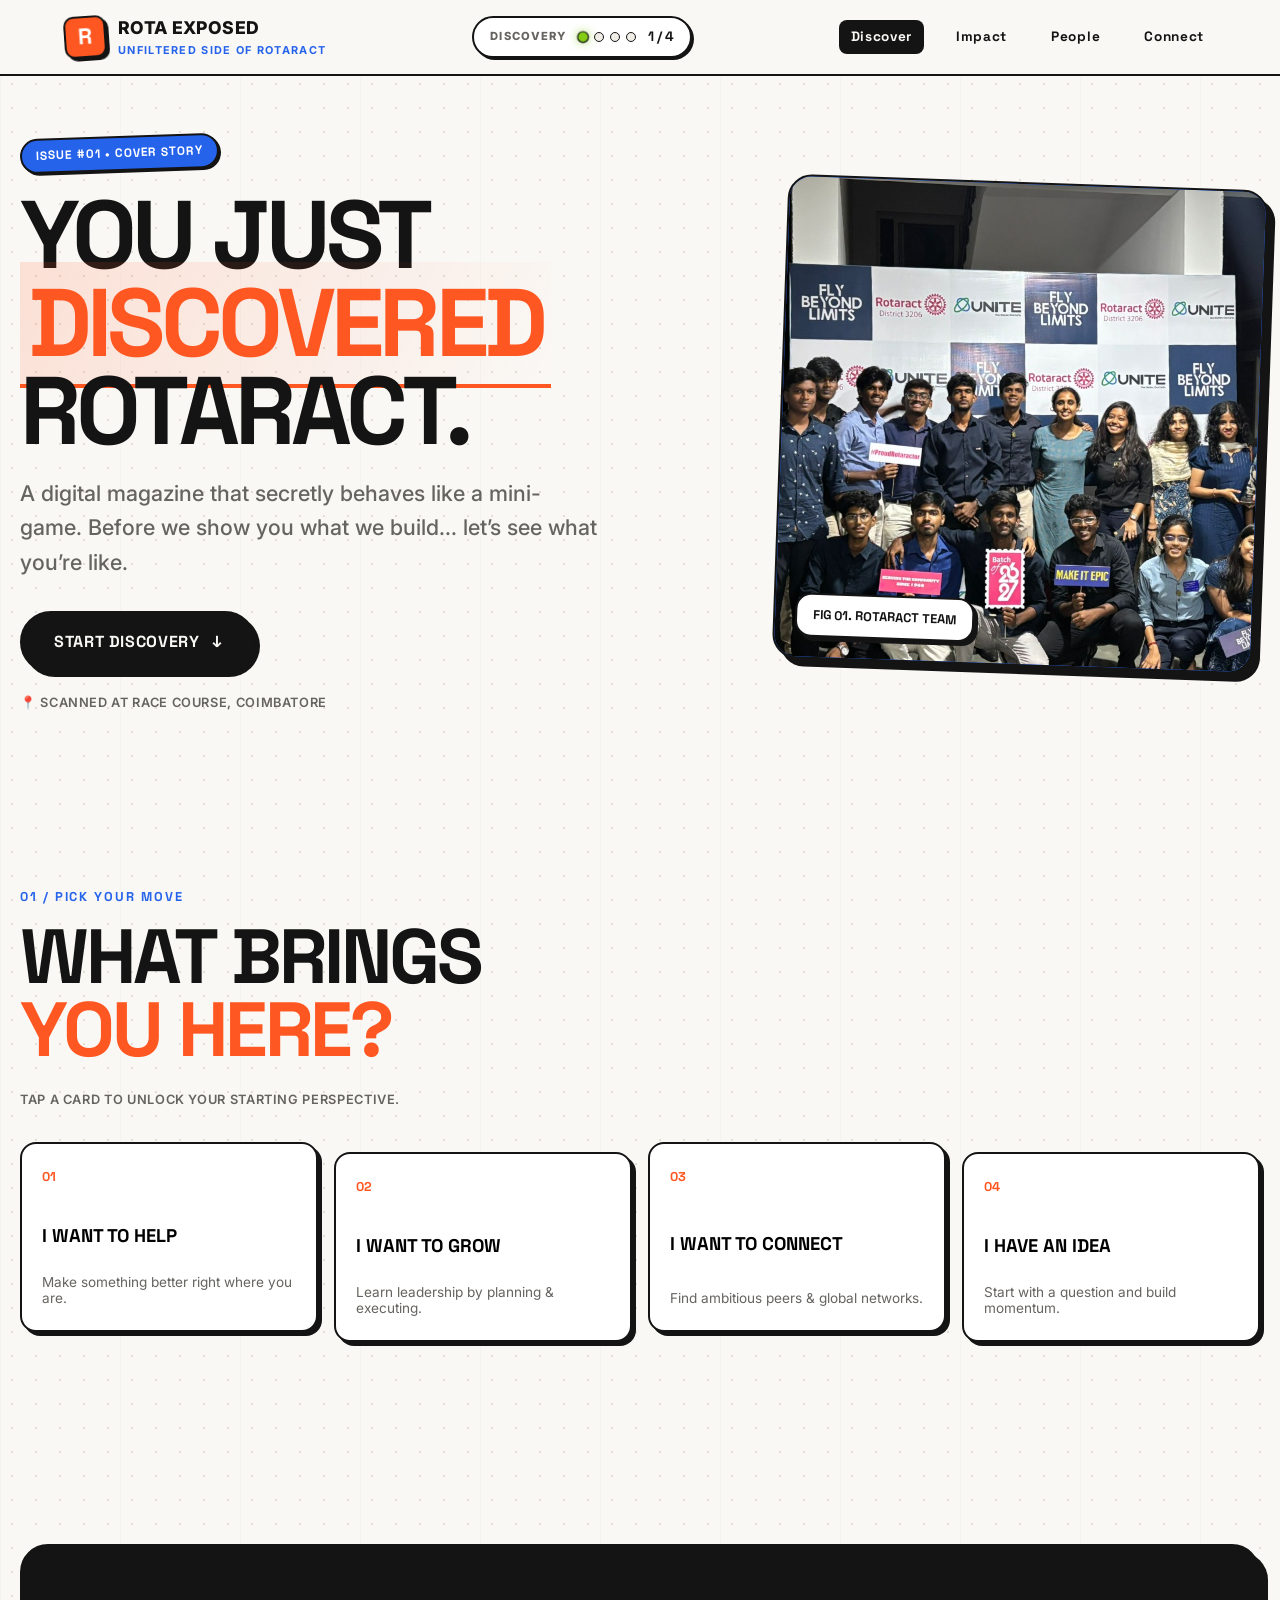
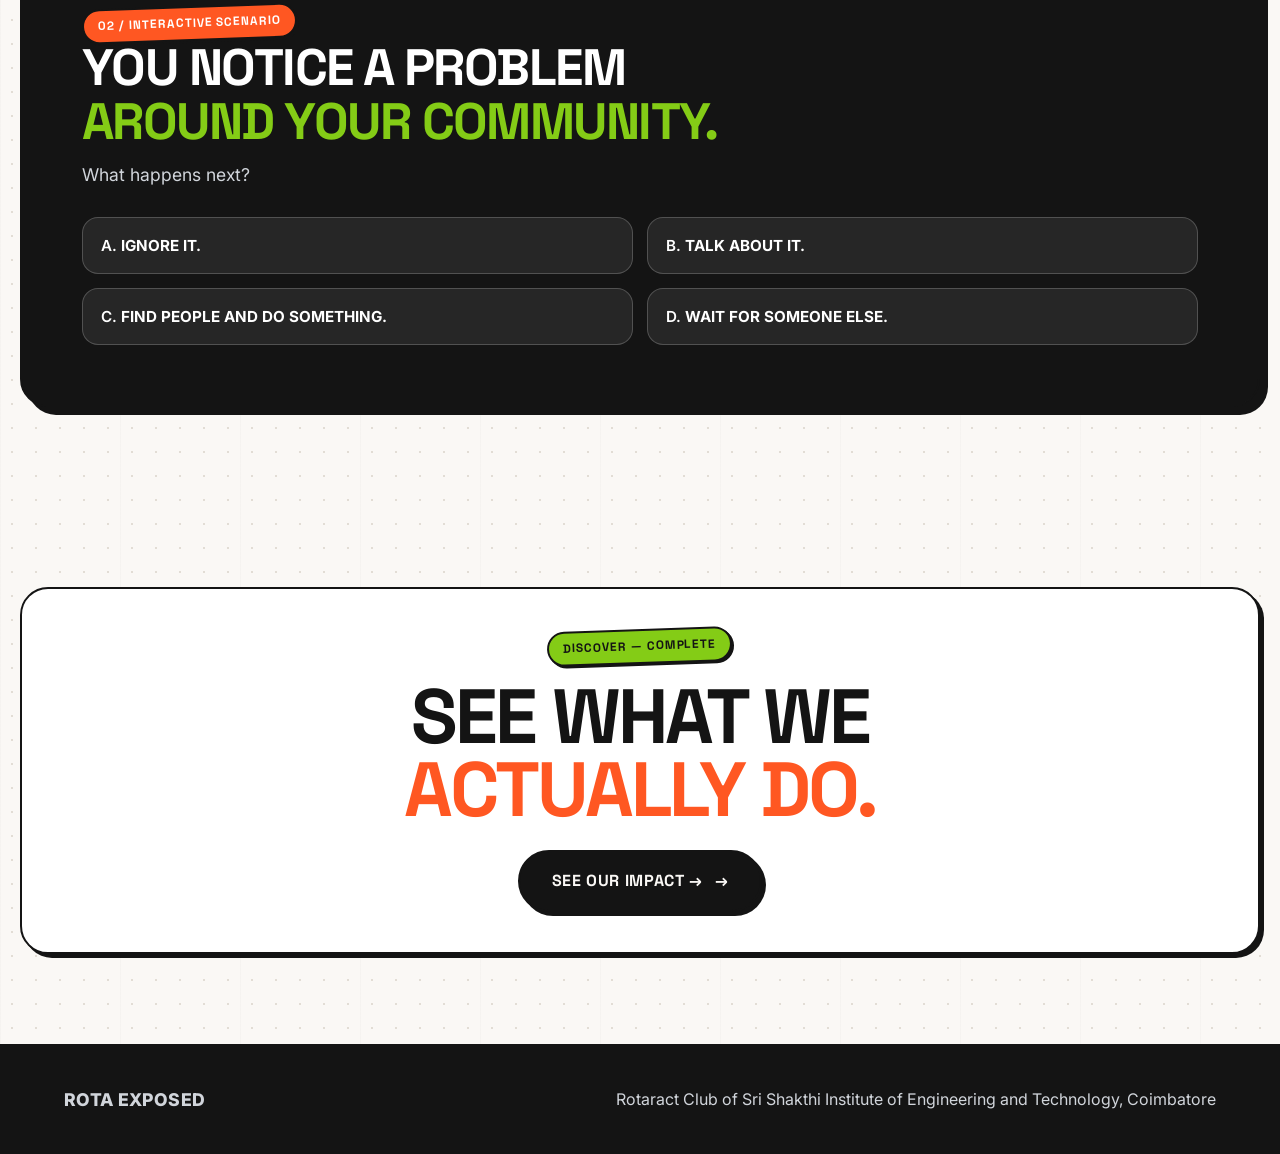
<file: index.html>
<!DOCTYPE html>
<html lang="en">
<head>
  <meta charset="UTF-8">
  <meta name="viewport" content="width=device-width, initial-scale=1.0">
  <meta name="theme-color" content="#141414">
  <meta name="description" content="ROTA EXPOSED: The Unfiltered Side of Rotaract by Rotaract SIET Coimbatore.">
  <title>ROTA EXPOSED | Unfiltered Side of Rotaract (Side 1)</title>
  
  <link rel="stylesheet" href="css/style.css">
  <script src="js/data.js" defer></script>
  <script src="js/script.js" defer></script>
</head>
<body data-page="home">

  <!-- SITE HEADER -->
  <header class="site-header">
    <nav class="nav" aria-label="Main navigation">
      <a class="brand" href="index.html" aria-label="ROTA EXPOSED home">
        <span class="brand-mark">R</span>
        <span>
          <strong class="brand-name">ROTA EXPOSED</strong>
          <small class="brand-subtitle">UNFILTERED SIDE OF ROTARACT</small>
        </span>
      </a>

      <!-- Progress Tracker Bar -->
      <div class="discovery-status" aria-label="Discovery progress">
        <span>DISCOVERY</span>
        <div class="progress-dots" data-progress-dots></div>
        <b data-progress-count>1 / 4</b>
      </div>

      <button class="nav-toggle" type="button" aria-label="Open navigation" aria-expanded="false">
        <span></span>
        <span></span>
        <span></span>
      </button>

      <div class="nav-links">
        <a href="index.html" aria-current="page">Discover</a>
        <a href="what-we-do.html">Impact</a>
        <a href="our-club.html">People</a>
        <a href="connect.html">Connect</a>
      </div>
    </nav>
  </header>

  <main>
    <!-- HERO: EDITORIAL COVER STORY -->
    <section class="section hero-home container">
      <div class="hero-grid">
        <div class="hero-content">
          <span class="sticker-badge blue">ISSUE #01 • COVER STORY</span>
          <h1>YOU JUST<br><em>DISCOVERED</em><br>ROTARACT.</h1>
          <p class="hero-copy">
            A digital magazine that secretly behaves like a mini-game. 
            Before we show you what we build... let’s see what you’re like.
          </p>
          <a class="primary-btn pulse-btn" href="#choose">START DISCOVERY <span aria-hidden="true">↓</span></a>
          <p class="mag-caption" style="margin-top: 20px;">📍 Scanned at Race Course, Coimbatore</p>
        </div>

        <div class="hero-image-frame">
          <img src="images/hero.png" alt="Rotaract club students working together">
          <div class="hero-image-badge">FIG 01. ROTARACT TEAM</div>
        </div>
      </div>
    </section>

    <!-- SECTION 01: PICK YOUR MOVE -->
    <section id="choose" class="section container">
      <div class="section-label">01 / PICK YOUR MOVE</div>
      <h2 class="section-heading">WHAT BRINGS<br><span>YOU HERE?</span></h2>
      <p class="mag-caption">Tap a card to unlock your starting perspective.</p>

      <div class="choice-grid">
        <button class="choice-card" type="button" data-choice="help">
          <span class="num">01</span>
          <strong>I WANT TO HELP</strong>
          <small>Make something better right where you are.</small>
        </button>

        <button class="choice-card" type="button" data-choice="grow">
          <span class="num">02</span>
          <strong>I WANT TO GROW</strong>
          <small>Learn leadership by planning & executing.</small>
        </button>

        <button class="choice-card" type="button" data-choice="connect">
          <span class="num">03</span>
          <strong>I WANT TO CONNECT</strong>
          <small>Find ambitious peers & global networks.</small>
        </button>

        <button class="choice-card" type="button" data-choice="idea">
          <span class="num">04</span>
          <strong>I HAVE AN IDEA</strong>
          <small>Start with a question and build momentum.</small>
        </button>
      </div>

      <div class="choice-result" aria-live="polite" hidden></div>
    </section>

    <!-- SECTION 02: INTERACTIVE SCENARIO ENGINE -->
    <section class="section container">
      <div class="scenario-box">
        <span class="sticker-badge orange">02 / INTERACTIVE SCENARIO</span>
        <h2>YOU NOTICE A PROBLEM<br><span>AROUND YOUR COMMUNITY.</span></h2>
        <p style="color: #D1D5DB; font-size: 1.1rem; margin-top: 10px;">What happens next?</p>

        <div class="scenario-options">
          <button type="button" class="scenario-btn" data-response-title="YOU SAW IT." data-response-msg="Noticing is the beginning. Stay curious about what happens next.">
            A. <b>IGNORE IT.</b>
          </button>
          <button type="button" class="scenario-btn" data-response-title="TALK ABOUT IT." data-response-msg="Conversations spark ideas. Next step is finding people to act.">
            B. <b>TALK ABOUT IT.</b>
          </button>
          <button type="button" class="scenario-btn" data-response-title="THAT'S THE ROTARACT SPIRIT!" data-response-msg="SERVICE starts when someone decides: 'Someone should do something.' Then becomes that someone.">
            C. <b>FIND PEOPLE AND DO SOMETHING.</b>
          </button>
          <button type="button" class="scenario-btn" data-response-title="WAITING IS A CHOICE." data-response-msg="So is starting small. Even small projects create ripples.">
            D. <b>WAIT FOR SOMEONE ELSE.</b>
          </button>
        </div>

        <div class="scenario-response" aria-live="polite" hidden></div>
      </div>
    </section>

    <!-- SECTION 03: TURN THE PAGE -->
    <section class="section container">
      <div style="background: var(--bg-paper); border: var(--border-editorial); border-radius: 28px; padding: 40px; text-align: center; box-shadow: var(--shadow-editorial);">
        <span class="sticker-badge lime">DISCOVER — COMPLETE</span>
        <h2 class="section-heading" style="margin-top: 16px;">SEE WHAT WE<br><span>ACTUALLY DO.</span></h2>
        <a class="primary-btn" href="what-we-do.html">SEE OUR IMPACT → <span aria-hidden="true">→</span></a>
      </div>
    </section>
  </main>

  <footer class="site-footer">
    <div class="footer-inner">
      <strong class="brand-name">ROTA EXPOSED</strong>
      <p>Rotaract Club of Sri Shakthi Institute of Engineering and Technology, Coimbatore</p>
    </div>
  </footer>

</body>
</html>
</file>
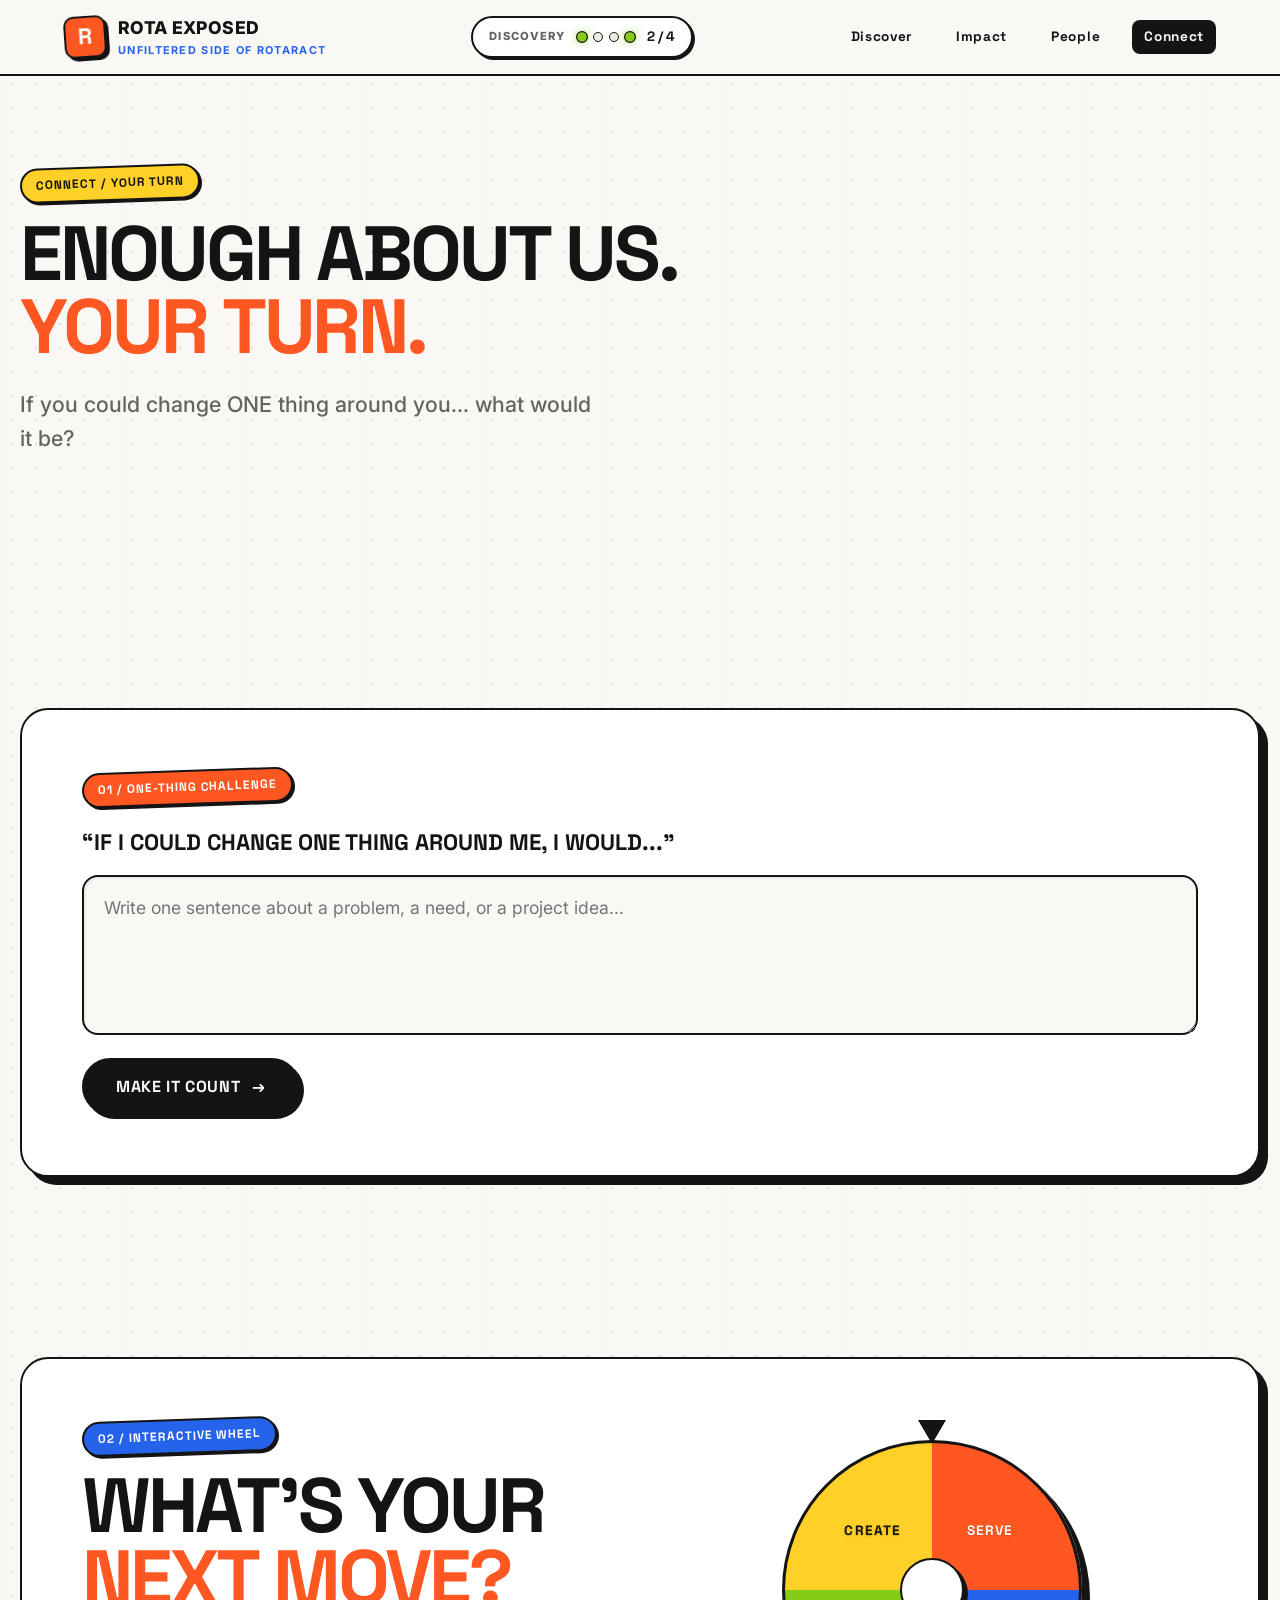
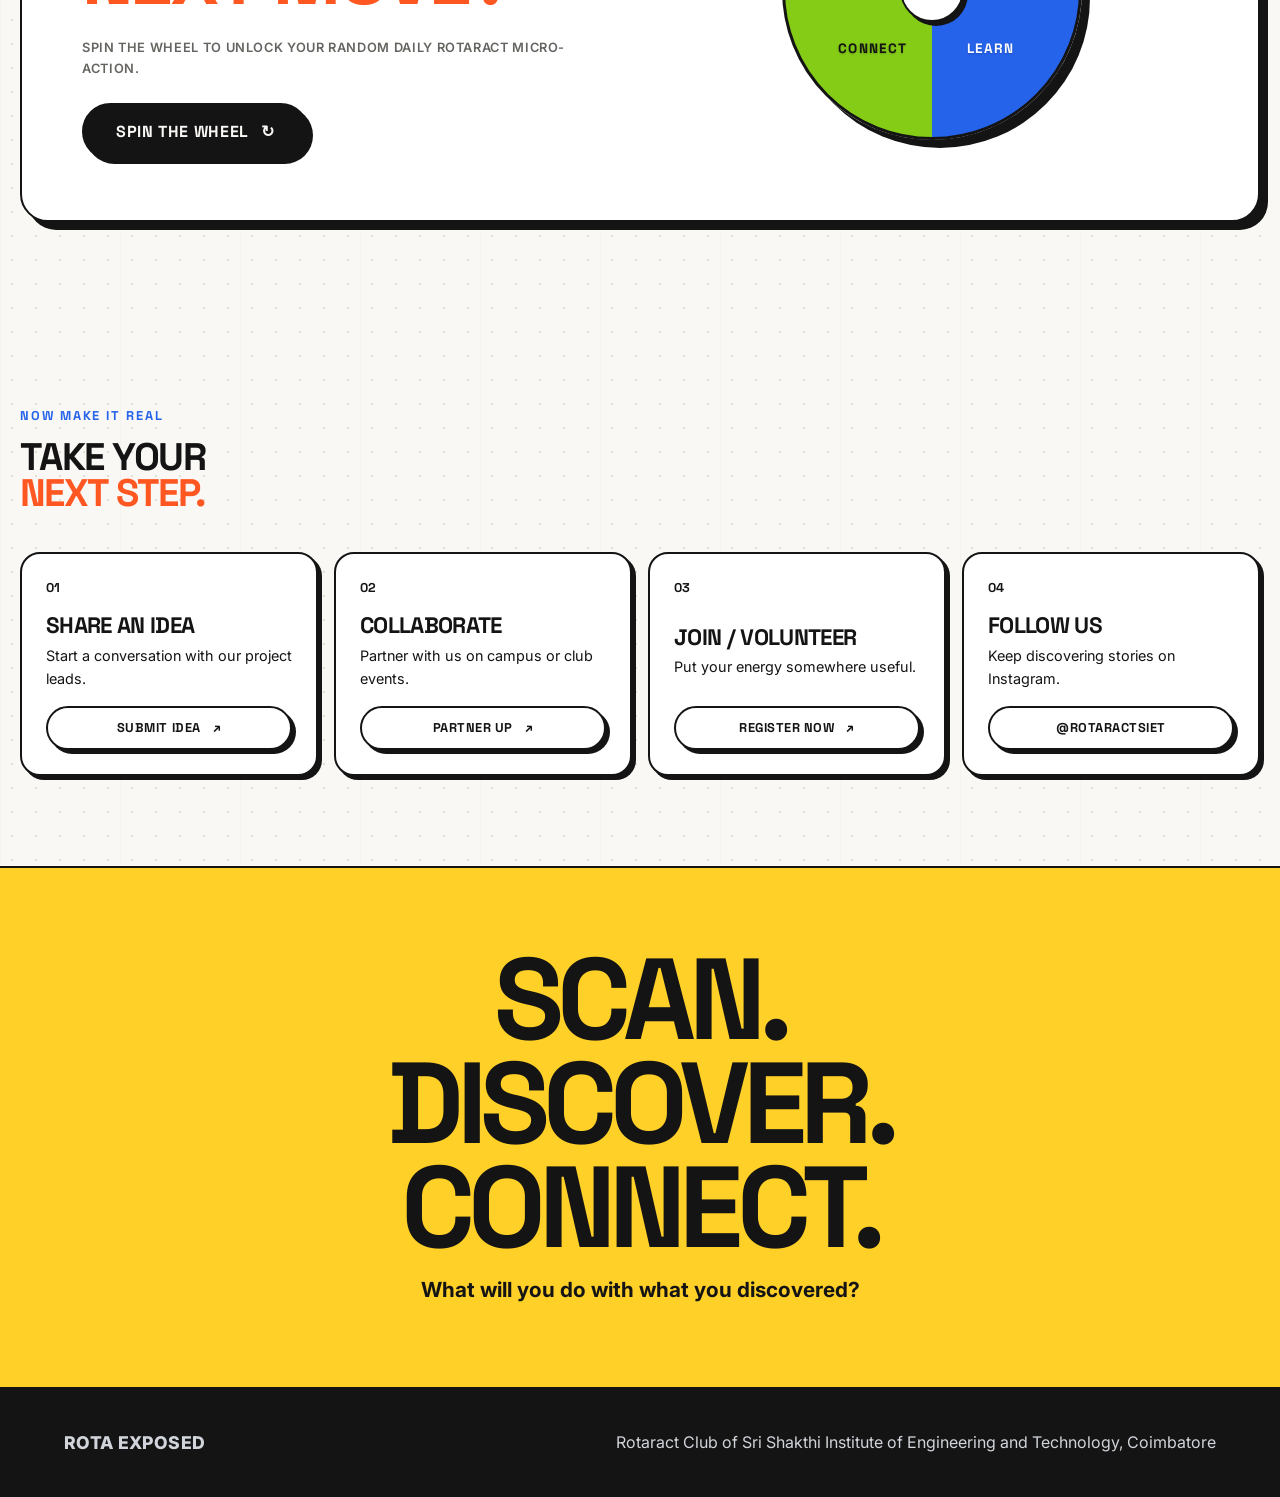
<file: connect.html>
<!DOCTYPE html>
<html lang="en">
<head>
  <meta charset="UTF-8">
  <meta name="viewport" content="width=device-width, initial-scale=1.0">
  <meta name="theme-color" content="#141414">
  <meta name="description" content="ROTA EXPOSED Side 4: Submit your idea, spin the Rotaract action wheel, and start your journey.">
  <title>Your Turn | ROTA EXPOSED (Side 4)</title>
  
  <link rel="stylesheet" href="css/style.css">
  <script src="js/data.js" defer></script>
  <script src="js/script.js" defer></script>
</head>
<body data-page="connect">

  <!-- SITE HEADER -->
  <header class="site-header">
    <nav class="nav" aria-label="Main navigation">
      <a class="brand" href="index.html" aria-label="ROTA EXPOSED home">
        <span class="brand-mark">R</span>
        <span>
          <strong class="brand-name">ROTA EXPOSED</strong>
          <small class="brand-subtitle">UNFILTERED SIDE OF ROTARACT</small>
        </span>
      </a>

      <div class="discovery-status" aria-label="Discovery progress">
        <span>DISCOVERY</span>
        <div class="progress-dots" data-progress-dots></div>
        <b data-progress-count>4 / 4</b>
      </div>

      <button class="nav-toggle" type="button" aria-label="Open navigation" aria-expanded="false">
        <span></span>
        <span></span>
        <span></span>
      </button>

      <div class="nav-links">
        <a href="index.html">Discover</a>
        <a href="what-we-do.html">Impact</a>
        <a href="our-club.html">People</a>
        <a href="connect.html" aria-current="page">Connect</a>
      </div>
    </nav>
  </header>

  <main>
    <!-- HERO: YOUR TURN -->
    <section class="section container">
      <span class="sticker-badge yellow">CONNECT / YOUR TURN</span>
      <h1 class="section-heading" style="margin-top: 16px;">ENOUGH ABOUT US.<br><span>YOUR TURN.</span></h1>
      <p class="hero-copy">If you could change ONE thing around you... what would it be?</p>
    </section>

    <!-- SECTION 01: ONE-THING CHALLENGE SUBMISSION -->
    <section class="section container">
      <div class="idea-card">
        <span class="sticker-badge orange">01 / ONE-THING CHALLENGE</span>
        <form class="idea-form" style="margin-top: 20px;">
          <label for="community-idea">“IF I COULD CHANGE ONE THING AROUND ME, I WOULD...”</label>
          <textarea id="community-idea" name="idea" placeholder="Write one sentence about a problem, a need, or a project idea..." required></textarea>
          <button class="primary-btn pulse-btn" type="submit" style="margin-top: 16px;">
            MAKE IT COUNT <span aria-hidden="true">→</span>
          </button>
        </form>

        <div class="idea-success-modal" aria-live="polite" hidden>
          <span class="sticker-badge lime" style="color: var(--text-dark);">IDEA RECEIVED</span>
          <h3 style="margin-top: 10px;">THAT’S HOW EVERY PROJECT STARTS.</h3>
          <p style="font-size: 1.1rem; margin-top: 6px;">
            One person noticing something. One person asking: <em>“What if?”</em>
          </p>
          <p style="font-weight: 800; margin-top: 12px; text-transform: uppercase;">
            💡 YOUR IDEA COULD BECOME OUR NEXT CAMPUS PROJECT!
          </p>
          <a class="primary-btn" href="https://rota-exposed.pages.dev/" target="_blank" rel="noopener" style="margin-top: 16px; background: var(--text-dark); color: white;">FILL OFFICIAL GOOGLE FORM <span aria-hidden="true">↗</span></a>
        </div>
      </div>
    </section>

    <!-- SECTION 02: ROTARACT ACTION WHEEL -->
    <section class="section container">
      <div class="wheel-section">
        <div>
          <span class="sticker-badge blue">02 / INTERACTIVE WHEEL</span>
          <h2 class="section-heading" style="margin-top: 14px;">WHAT’S YOUR<br><span>NEXT MOVE?</span></h2>
          <p class="mag-caption" style="margin-bottom: 24px;">Spin the wheel to unlock your random daily Rotaract micro-action.</p>
          
          <button class="primary-btn" type="button" data-spin-wheel>
            SPIN THE WHEEL <span aria-hidden="true">↻</span>
          </button>

          <div data-wheel-result hidden></div>
        </div>

        <div class="wheel-wrapper">
          <div class="wheel-pointer"></div>
          <div class="wheel" data-wheel aria-label="Rotaract Action Wheel">
            <span class="wheel-label label-orange">SERVE</span>
            <span class="wheel-label label-blue">LEARN</span>
            <span class="wheel-label label-lime">CONNECT</span>
            <span class="wheel-label label-yellow">CREATE</span>
            <div class="wheel-center"></div>
          </div>
        </div>
      </div>
    </section>

    <!-- DISCOVERY COMPLETE CELEBRATION -->
    <section class="section container" data-complete hidden>
      <div style="background: var(--accent-lime); border: var(--border-editorial); border-radius: 28px; padding: 48px; text-align: center; box-shadow: var(--shadow-editorial-lg);">
        <span class="sticker-badge orange">ALL FOUR SIDES UNLOCKED ✓</span>
        <h2 class="section-heading" style="margin-top: 16px; font-size: 3.5rem;">YOU DISCOVERED<br><span>ROTARACT!</span></h2>
        <p style="font-weight: 800; letter-spacing: 0.1em; font-size: 1.2rem; margin-top: 12px;">
          ✓ DISCOVER &nbsp; • &nbsp; ✓ IMPACT &nbsp; • &nbsp; ✓ PEOPLE &nbsp; • &nbsp; ✓ CONNECT
        </p>
        <p class="mag-caption" style="margin-top: 10px; font-size: 0.95rem;">Not bad for scanning a QR code.</p>
      </div>
    </section>

    <!-- ACTION CARDS GRID -->
    <section class="section container">
      <div class="section-label">NOW MAKE IT REAL</div>
      <h2 class="section-heading" style="font-size: 2.4rem;">TAKE YOUR<br><span>NEXT STEP.</span></h2>

      <div class="action-grid">
        <div class="action-card">
          <span class="step-num">01</span>
          <div>
            <h3>SHARE AN IDEA</h3>
            <p style="font-size: 0.9rem; margin-top: 4px;">Start a conversation with our project leads.</p>
          </div>
          <a class="secondary-btn" href="https://rota-exposed.pages.dev/" target="_blank" rel="noopener" style="margin-top: 16px; font-size: 0.8rem; padding: 10px 16px;">SUBMIT IDEA <span aria-hidden="true">↗</span></a>
        </div>

        <div class="action-card">
          <span class="step-num">02</span>
          <div>
            <h3>COLLABORATE</h3>
            <p style="font-size: 0.9rem; margin-top: 4px;">Partner with us on campus or club events.</p>
          </div>
          <a class="secondary-btn" href="https://rota-exposed.pages.dev/" target="_blank" rel="noopener" style="margin-top: 16px; font-size: 0.8rem; padding: 10px 16px;">PARTNER UP <span aria-hidden="true">↗</span></a>
        </div>

        <div class="action-card">
          <span class="step-num">03</span>
          <div>
            <h3>JOIN / VOLUNTEER</h3>
            <p style="font-size: 0.9rem; margin-top: 4px;">Put your energy somewhere useful.</p>
          </div>
          <a class="secondary-btn" href="https://rota-exposed.pages.dev/" target="_blank" rel="noopener" style="margin-top: 16px; font-size: 0.8rem; padding: 10px 16px;">REGISTER NOW <span aria-hidden="true">↗</span></a>
        </div>

        <div class="action-card">
          <span class="step-num">04</span>
          <div>
            <h3>FOLLOW US</h3>
            <p style="font-size: 0.9rem; margin-top: 4px;">Keep discovering stories on Instagram.</p>
          </div>
          <a class="secondary-btn" href="https://www.instagram.com/rotaractsiet/" target="_blank" rel="noopener" style="margin-top: 16px; font-size: 0.8rem; padding: 10px 16px;">@rotaractsiet</a>
        </div>
      </div>
    </section>

    <!-- CLOSING BANNER -->
    <section class="closing-banner">
      <div class="container">
        <h2>SCAN.<br>DISCOVER.<br>CONNECT.</h2>
        <p style="font-size: 1.3rem; font-weight: 700; margin-top: 14px;">What will you do with what you discovered?</p>
      </div>
    </section>
  </main>

  <footer class="site-footer">
    <div class="footer-inner">
      <strong class="brand-name">ROTA EXPOSED</strong>
      <p>Rotaract Club of Sri Shakthi Institute of Engineering and Technology, Coimbatore</p>
    </div>
  </footer>

</body>
</html>
</file>
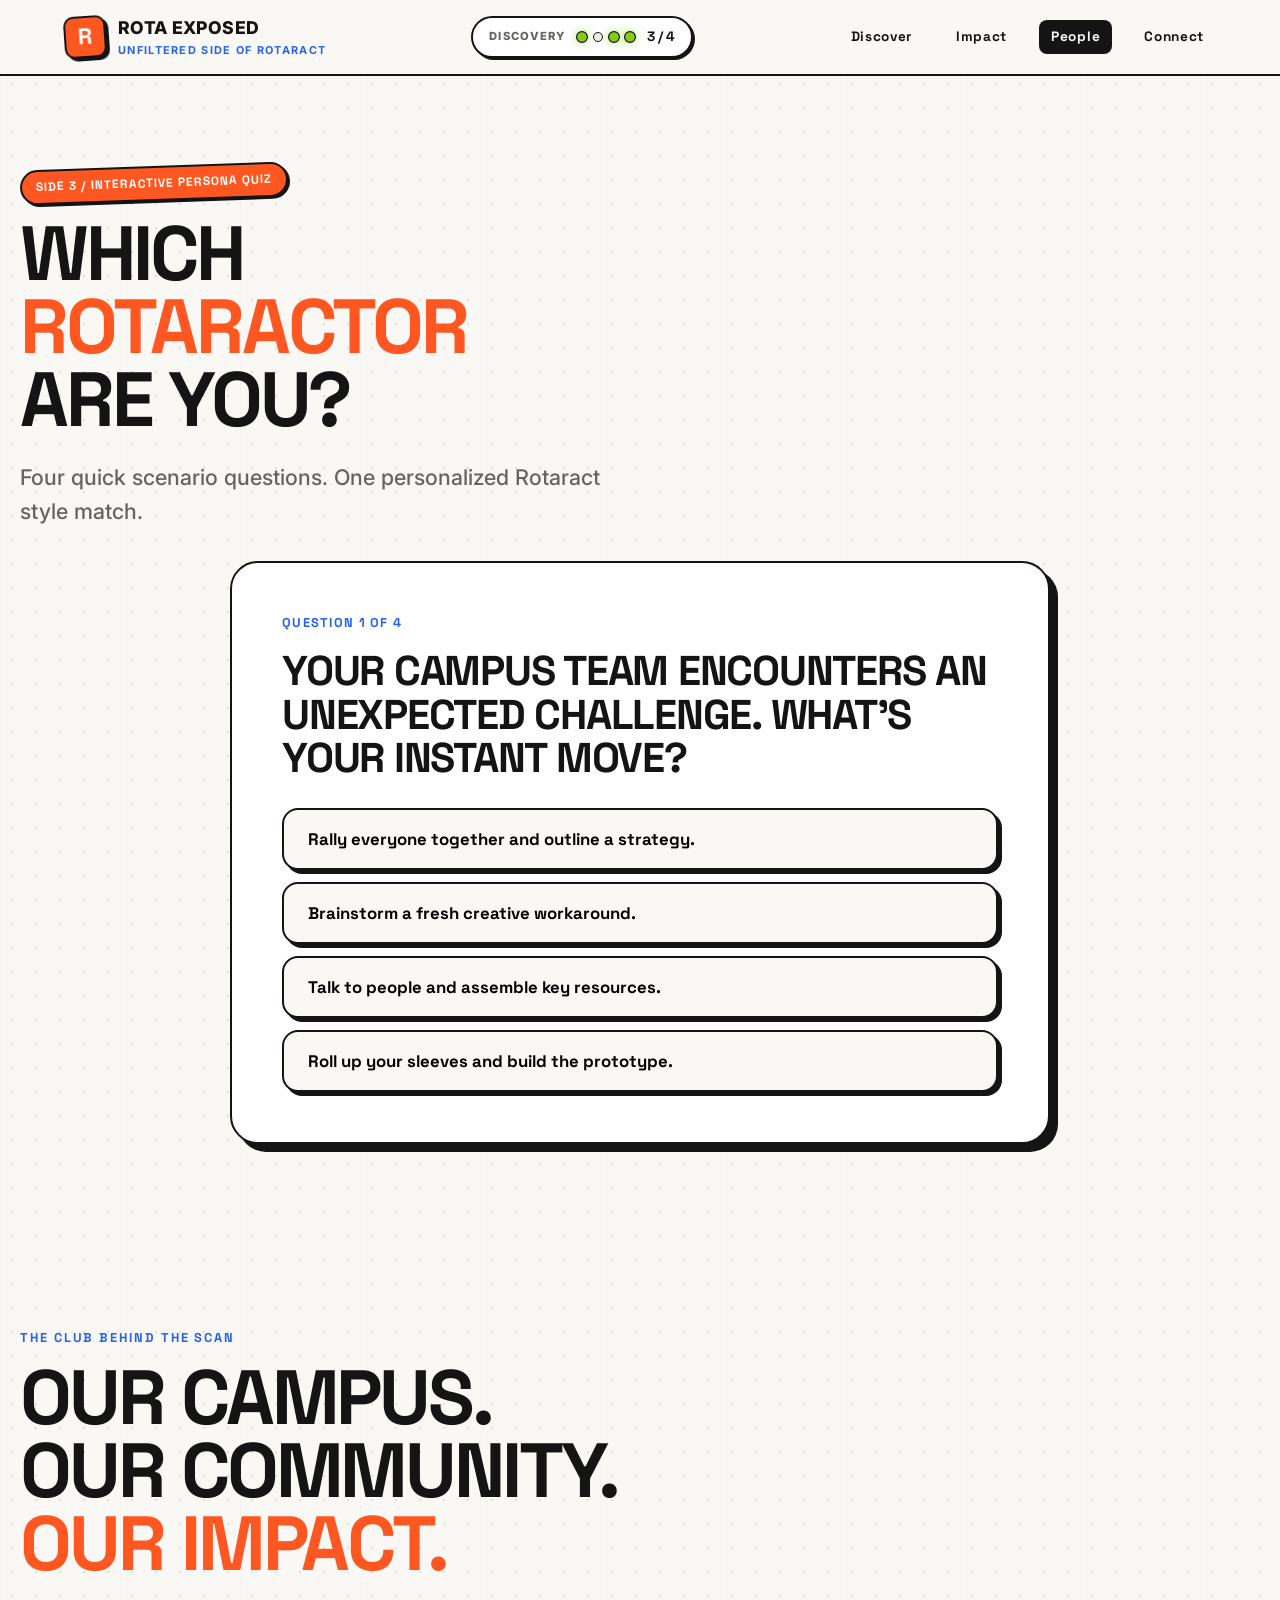
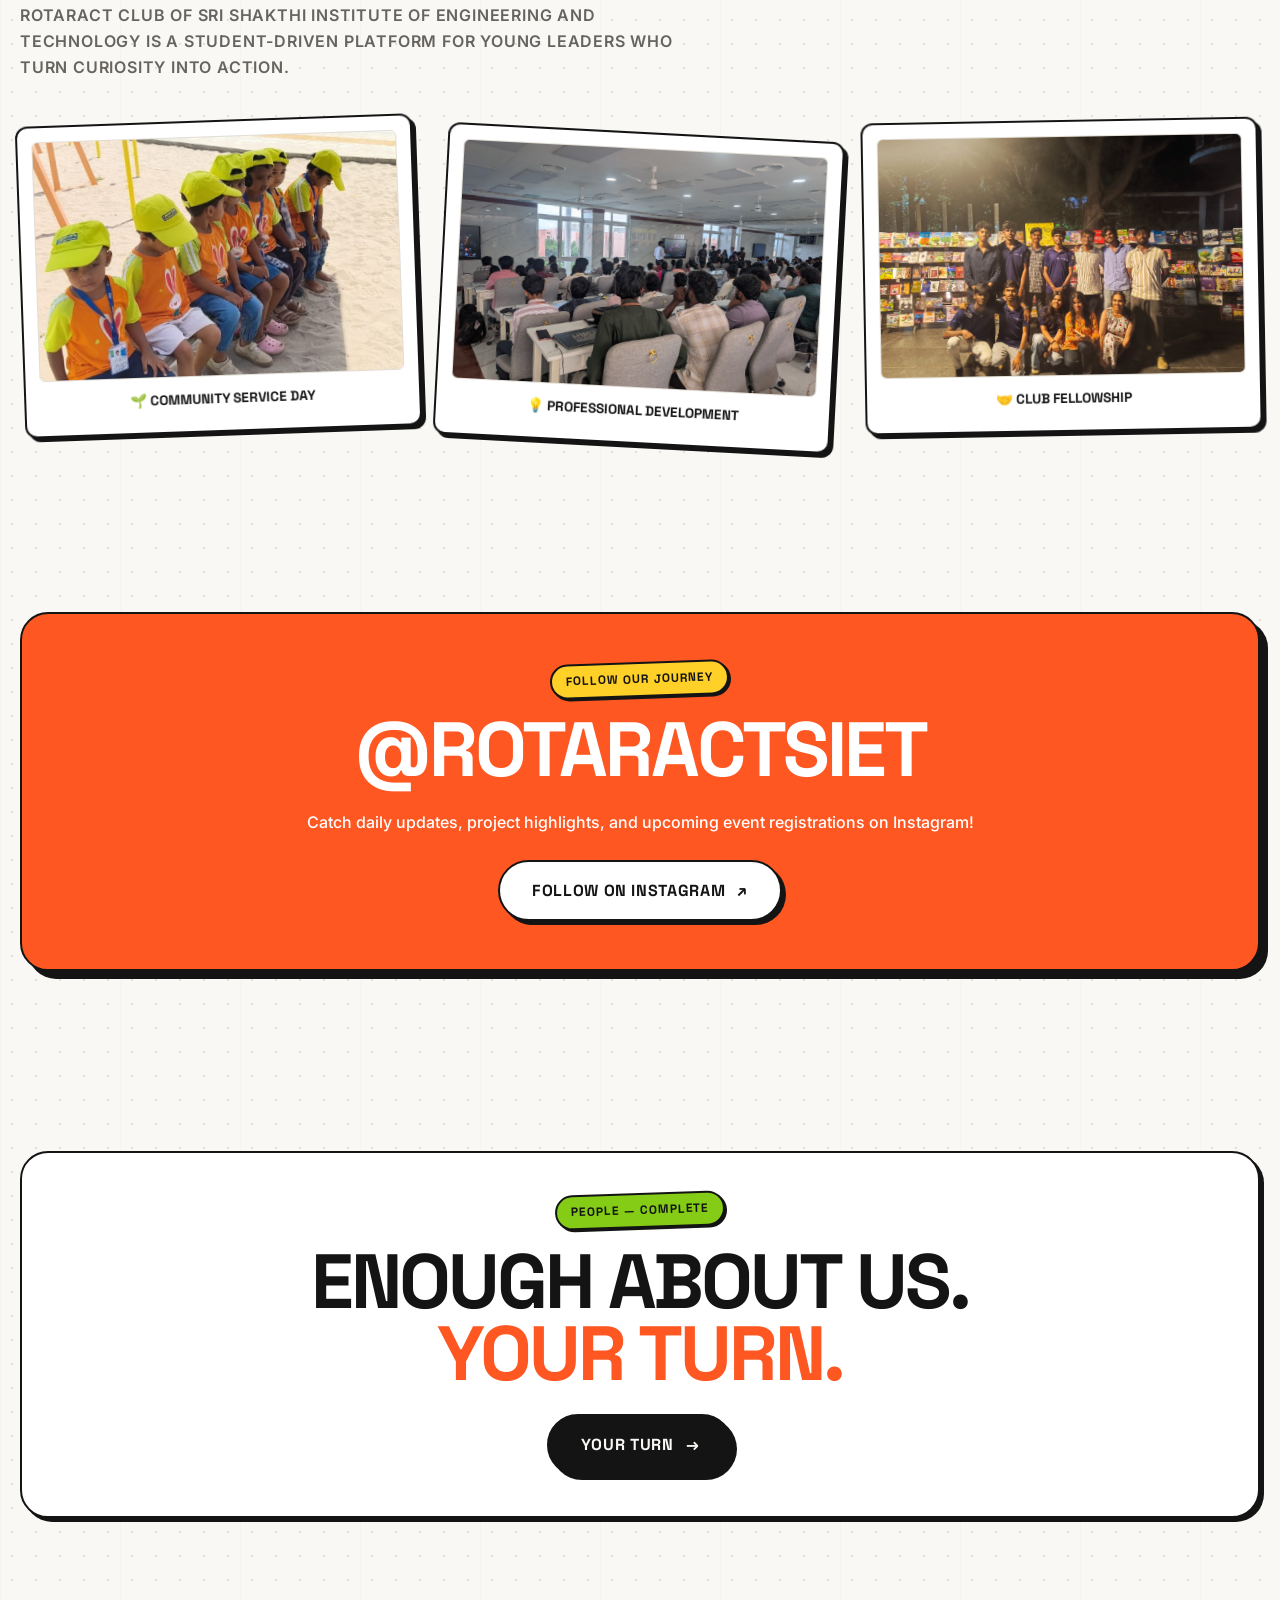
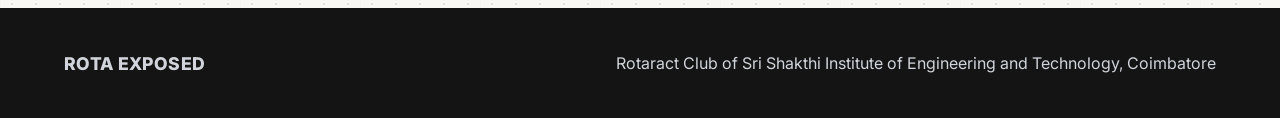
<file: our-club.html>
<!DOCTYPE html>
<html lang="en">
<head>
  <meta charset="UTF-8">
  <meta name="viewport" content="width=device-width, initial-scale=1.0">
  <meta name="theme-color" content="#141414">
  <meta name="description" content="ROTA EXPOSED Side 3: Take the interactive Rotaractor style quiz and discover our campus community.">
  <title>Meet The People | ROTA EXPOSED (Side 3)</title>
  
  <link rel="stylesheet" href="css/style.css">
  <script src="js/data.js" defer></script>
  <script src="js/script.js" defer></script>
</head>
<body data-page="club">

  <!-- SITE HEADER -->
  <header class="site-header">
    <nav class="nav" aria-label="Main navigation">
      <a class="brand" href="index.html" aria-label="ROTA EXPOSED home">
        <span class="brand-mark">R</span>
        <span>
          <strong class="brand-name">ROTA EXPOSED</strong>
          <small class="brand-subtitle">UNFILTERED SIDE OF ROTARACT</small>
        </span>
      </a>

      <div class="discovery-status" aria-label="Discovery progress">
        <span>DISCOVERY</span>
        <div class="progress-dots" data-progress-dots></div>
        <b data-progress-count>3 / 4</b>
      </div>

      <button class="nav-toggle" type="button" aria-label="Open navigation" aria-expanded="false">
        <span></span>
        <span></span>
        <span></span>
      </button>

      <div class="nav-links">
        <a href="index.html">Discover</a>
        <a href="what-we-do.html">Impact</a>
        <a href="our-club.html" aria-current="page">People</a>
        <a href="connect.html">Connect</a>
      </div>
    </nav>
  </header>

  <main>
    <!-- HERO: PERSONA QUIZ -->
    <section class="section container">
      <span class="sticker-badge orange">SIDE 3 / INTERACTIVE PERSONA QUIZ</span>
      <h1 class="section-heading" style="margin-top: 16px;">WHICH<br><span>ROTARACTOR</span><br>ARE YOU?</h1>
      <p class="hero-copy">Four quick scenario questions. One personalized Rotaract style match.</p>

      <div class="quiz-card" data-quiz>
        <div class="quiz-progress" data-quiz-progress>QUESTION 1 OF 4</div>
        <h2 class="quiz-question" data-quiz-question>Loading question...</h2>
        <div class="quiz-options" data-quiz-options></div>
        <div class="quiz-result-box" data-quiz-result hidden></div>
      </div>
    </section>

    <!-- SECTION 02: EDITORIAL PHOTO WALL -->
    <section class="section container">
      <div class="section-label">THE CLUB BEHIND THE SCAN</div>
      <h2 class="section-heading">OUR CAMPUS.<br>OUR COMMUNITY.<br><span>OUR IMPACT.</span></h2>
      <p class="mag-caption" style="max-width: 680px; font-size: 1rem;">
        Rotaract Club of Sri Shakthi Institute of Engineering and Technology is a student-driven platform for young leaders who turn curiosity into action.
      </p>

      <div class="photo-wall">
        <figure class="photo-polaroid">
          <img src="images/project_green.png" alt="Community service tree planting drive">
          <figcaption>🌱 COMMUNITY SERVICE DAY</figcaption>
        </figure>

        <figure class="photo-polaroid">
          <img src="images/project_teach.png" alt="Youth mentorship and learning workshop">
          <figcaption>💡 PROFESSIONAL DEVELOPMENT</figcaption>
        </figure>

        <figure class="photo-polaroid">
          <img src="images/project_fellowship.png" alt="Club celebration and student leadership team">
          <figcaption>🤝 CLUB FELLOWSHIP</figcaption>
        </figure>
      </div>
    </section>

    <!-- INSTAGRAM CALLOUT BANNER -->
    <section class="section container">
      <div style="background: var(--accent-orange); color: white; border: var(--border-editorial); border-radius: 28px; padding: 48px; text-align: center; box-shadow: var(--shadow-editorial-lg);">
        <span class="sticker-badge yellow" style="color: var(--text-dark);">FOLLOW OUR JOURNEY</span>
        <h2 class="section-heading" style="margin-top: 16px; color: white;">@rotaractsiet</h2>
        <p style="margin-bottom: 24px; font-weight: 500;">Catch daily updates, project highlights, and upcoming event registrations on Instagram!</p>
        <a class="primary-btn" href="https://www.instagram.com/rotaractsiet/" target="_blank" rel="noopener" style="background: white; color: var(--text-dark);">FOLLOW ON INSTAGRAM <span aria-hidden="true">↗</span></a>
      </div>
    </section>

    <!-- TURN THE PAGE -->
    <section class="section container">
      <div style="background: var(--bg-paper); border: var(--border-editorial); border-radius: 28px; padding: 40px; text-align: center; box-shadow: var(--shadow-editorial);">
        <span class="sticker-badge lime">PEOPLE — COMPLETE</span>
        <h2 class="section-heading" style="margin-top: 16px;">ENOUGH ABOUT US.<br><span>YOUR TURN.</span></h2>
        <a class="primary-btn" href="connect.html">YOUR TURN <span aria-hidden="true">→</span></a>
      </div>
    </section>
  </main>

  <footer class="site-footer">
    <div class="footer-inner">
      <strong class="brand-name">ROTA EXPOSED</strong>
      <p>Rotaract Club of Sri Shakthi Institute of Engineering and Technology, Coimbatore</p>
    </div>
  </footer>

</body>
</html>
</file>
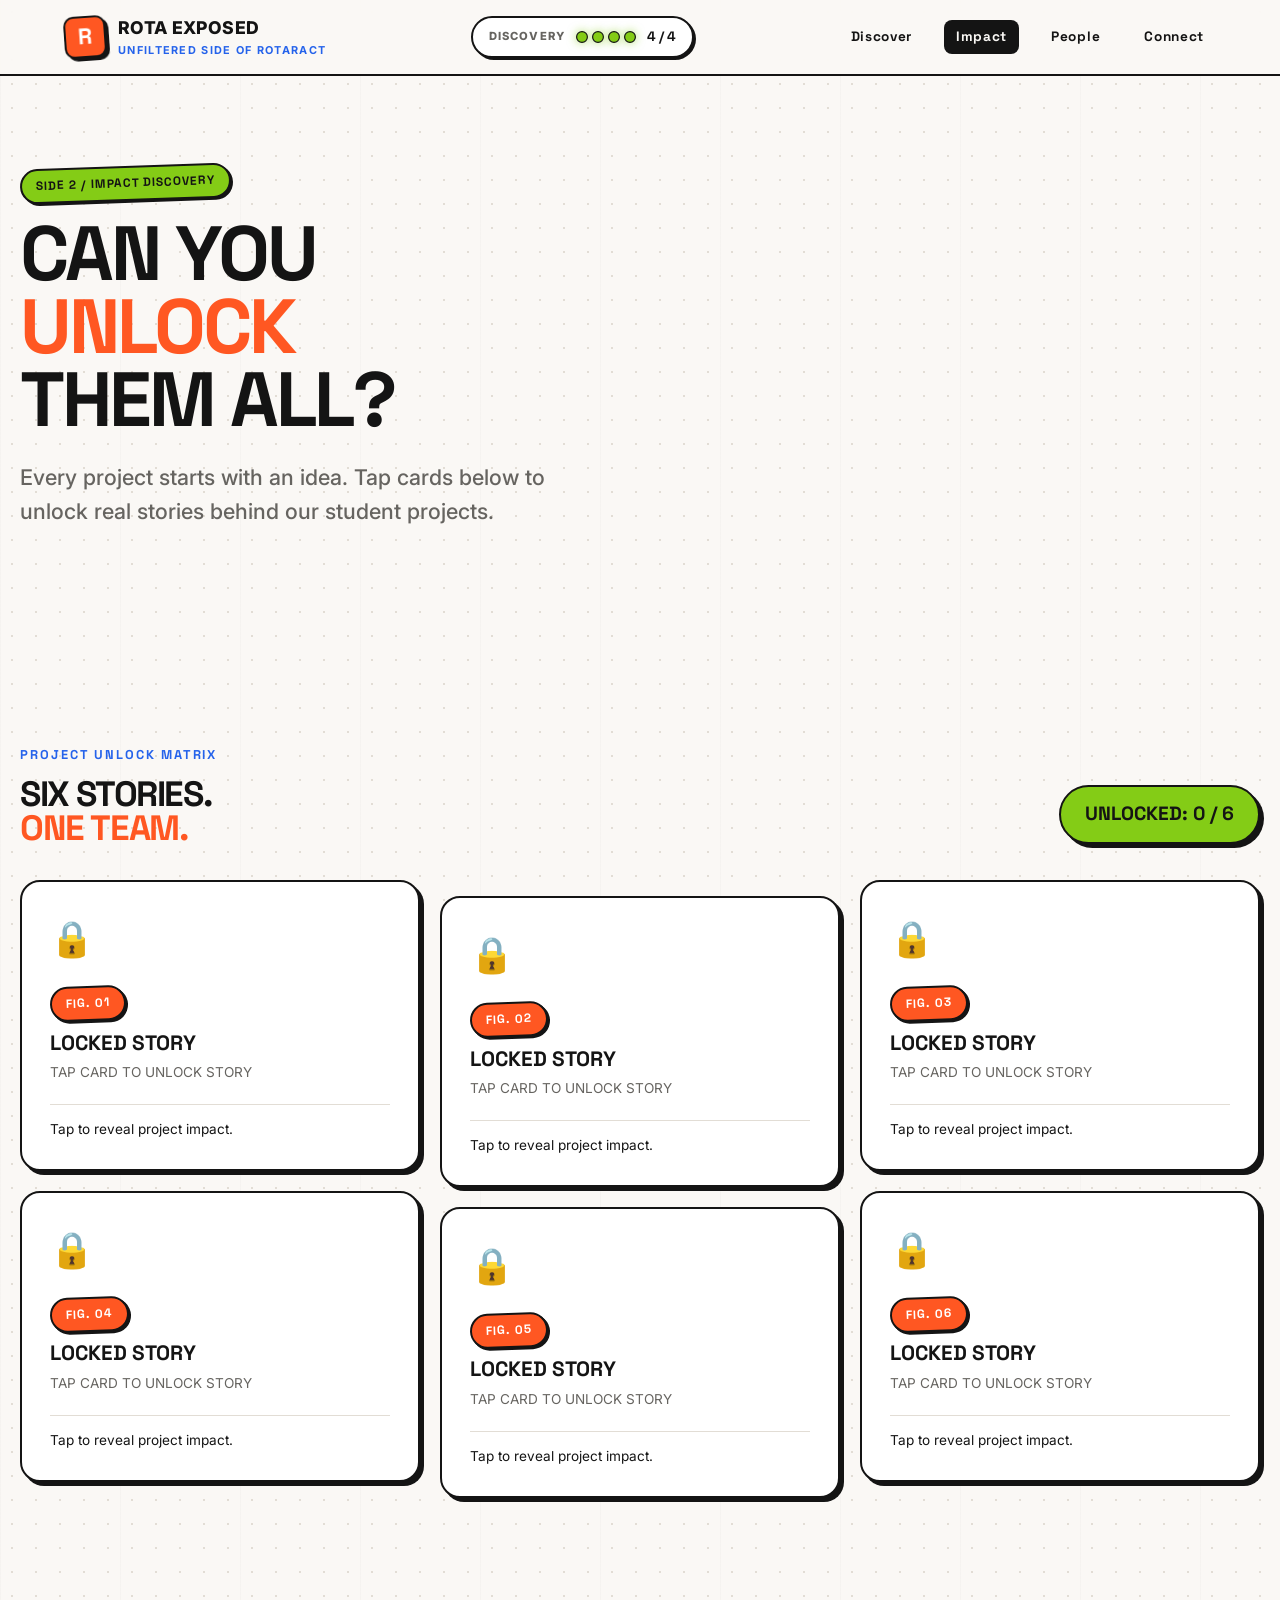
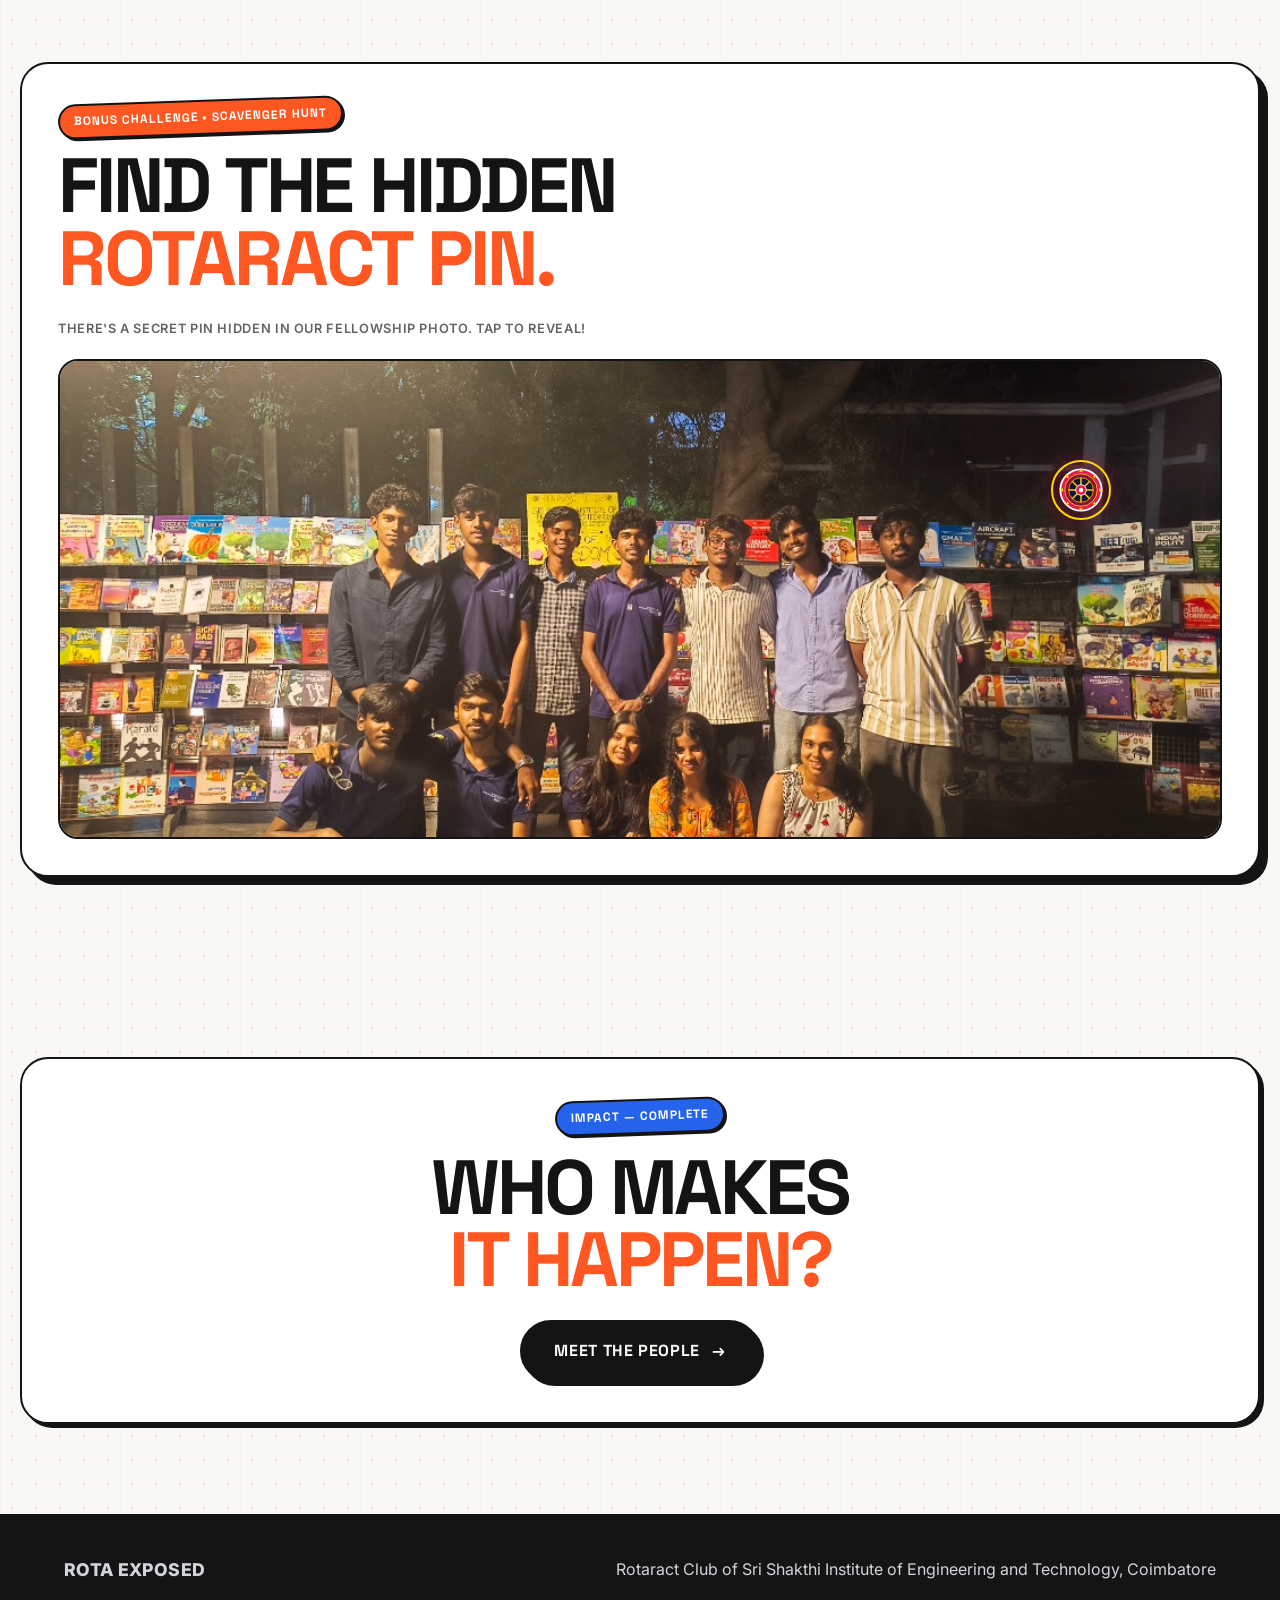
<file: what-we-do.html>
<!DOCTYPE html>
<html lang="en">
<head>
  <meta charset="UTF-8">
  <meta name="viewport" content="width=device-width, initial-scale=1.0">
  <meta name="theme-color" content="#141414">
  <meta name="description" content="ROTA EXPOSED Side 2: Unlock project stories and discover Rotaract impact through interactive cards.">
  <title>Unlock Our Impact | ROTA EXPOSED (Side 2)</title>
  
  <link rel="stylesheet" href="css/style.css">
  <script src="js/data.js" defer></script>
  <script src="js/script.js" defer></script>
</head>
<body data-page="work">

  <!-- SITE HEADER -->
  <header class="site-header">
    <nav class="nav" aria-label="Main navigation">
      <a class="brand" href="index.html" aria-label="ROTA EXPOSED home">
        <span class="brand-mark">R</span>
        <span>
          <strong class="brand-name">ROTA EXPOSED</strong>
          <small class="brand-subtitle">UNFILTERED SIDE OF ROTARACT</small>
        </span>
      </a>

      <div class="discovery-status" aria-label="Discovery progress">
        <span>DISCOVERY</span>
        <div class="progress-dots" data-progress-dots></div>
        <b data-progress-count>2 / 4</b>
      </div>

      <button class="nav-toggle" type="button" aria-label="Open navigation" aria-expanded="false">
        <span></span>
        <span></span>
        <span></span>
      </button>

      <div class="nav-links">
        <a href="index.html">Discover</a>
        <a href="what-we-do.html" aria-current="page">Impact</a>
        <a href="our-club.html">People</a>
        <a href="connect.html">Connect</a>
      </div>
    </nav>
  </header>

  <main>
    <!-- HERO: UNLOCK IMPACT -->
    <section class="section container">
      <span class="sticker-badge lime">SIDE 2 / IMPACT DISCOVERY</span>
      <h1 class="section-heading" style="margin-top: 16px;">CAN YOU<br><span>UNLOCK</span><br>THEM ALL?</h1>
      <p class="hero-copy">Every project starts with an idea. Tap cards below to unlock real stories behind our student projects.</p>
    </section>

    <!-- 3D PROJECT UNLOCK GRID -->
    <section class="section container">
      <div class="unlock-header">
        <div>
          <div class="section-label">PROJECT UNLOCK MATRIX</div>
          <h2 class="section-heading" style="font-size: 2.2rem; margin-bottom: 0;">SIX STORIES.<br><span>ONE TEAM.</span></h2>
        </div>
        <div class="unlock-counter-badge">
          UNLOCKED: <span data-project-count>0 / 6</span>
        </div>
      </div>

      <div class="unlock-grid" data-project-grid></div>
    </section>

    <!-- SCAVENGER HUNT HOTSPOT SECTION -->
    <section class="section container">
      <div class="hunt-card">
        <span class="sticker-badge orange">BONUS CHALLENGE • SCAVENGER HUNT</span>
        <h2 class="section-heading" style="margin-top: 14px;">FIND THE HIDDEN<br><span>ROTARACT PIN.</span></h2>
        <p class="mag-caption">There's a secret pin hidden in our fellowship photo. Tap to reveal!</p>

        <div class="hunt-image-wrapper" data-hunt-wrapper>
          <img src="images/project_fellowship.png" alt="Rotaract fellowship gathering">
          
          <!-- REAL ROTARACT PIN EMBLEM -->
          <button class="hotspot-pin" type="button" data-hotspot aria-label="Find hidden Rotaract Pin">
            <svg class="rotaract-pin-svg" viewBox="0 0 100 100" fill="none" xmlns="http://www.w3.org/2000/svg">
              <!-- Outer gear wheel background -->
              <circle cx="50" cy="50" r="47" fill="#E11D48" stroke="#FFFFFF" stroke-width="4"/>
              <!-- Gear cogs teeth -->
              <path d="M50 1 L54 9 L46 9 Z M50 99 L54 91 L46 91 Z M1 50 L9 54 L9 46 Z M99 50 L91 54 L91 46 Z M15 15 L23 19 L19 24 Z M85 85 L77 81 L81 76 Z M15 85 L23 81 L19 76 Z M85 15 L77 19 L81 24 Z" fill="#FFD700"/>
              <!-- Inner ring -->
              <circle cx="50" cy="50" r="37" fill="#881337" stroke="#FBBF24" stroke-width="2"/>
              <!-- Inner hub circle -->
              <circle cx="50" cy="50" r="28" fill="#0F172A" stroke="#F59E0B" stroke-width="2"/>
              <!-- Wheel spokes -->
              <line x1="50" y1="22" x2="50" y2="78" stroke="#FBBF24" stroke-width="3.5"/>
              <line x1="22" y1="50" x2="78" y2="50" stroke="#FBBF24" stroke-width="3.5"/>
              <line x1="30" y1="30" x2="70" y2="70" stroke="#FBBF24" stroke-width="3.5"/>
              <line x1="30" y1="70" x2="70" y2="30" stroke="#FBBF24" stroke-width="3.5"/>
              <!-- Center Rotaract emblem dot -->
              <circle cx="50" cy="50" r="12" fill="#E11D48" stroke="#FFFFFF" stroke-width="2"/>
              <circle cx="50" cy="50" r="5" fill="#FFFFFF"/>
            </svg>
            <span class="pin-radar-ring"></span>
          </button>

          <!-- DYNAMIC MOUSE / TOUCH CHASER SCOPE -->
          <div class="mouse-chaser" data-chaser aria-hidden="true">
            <div class="chaser-crosshair"></div>
            <span class="chaser-label" data-chaser-label>RADAR: SEARCHING...</span>
          </div>
        </div>

        <div class="bonus-result" data-bonus-result hidden>
          <strong>🎉 YOU FOUND THE ROTARACT PIN!</strong>
          <p style="margin-top: 4px;">Rotaract brings students together beyond academics to build lifelong friendships and community impact.</p>
        </div>
      </div>
    </section>

    <!-- TURN THE PAGE -->
    <section class="section container">
      <div style="background: var(--bg-paper); border: var(--border-editorial); border-radius: 28px; padding: 40px; text-align: center; box-shadow: var(--shadow-editorial);">
        <span class="sticker-badge blue">IMPACT — COMPLETE</span>
        <h2 class="section-heading" style="margin-top: 16px;">WHO MAKES<br><span>IT HAPPEN?</span></h2>
        <a class="primary-btn" href="our-club.html">MEET THE PEOPLE <span aria-hidden="true">→</span></a>
      </div>
    </section>
  </main>

  <footer class="site-footer">
    <div class="footer-inner">
      <strong class="brand-name">ROTA EXPOSED</strong>
      <p>Rotaract Club of Sri Shakthi Institute of Engineering and Technology, Coimbatore</p>
    </div>
  </footer>

</body>
</html>
</file>
<file: css/style.css>
@import url('https://fonts.googleapis.com/css2?family=Inter:wght@400;500;600;700;800&family=Space+Grotesk:wght@500;600;700;800&display=swap');

/* ==========================================================================
   ROTA-SCAN DESIGN SYSTEM
   CREATIVE EDITORIAL × INTERACTIVE GAME
   ========================================================================== */

:root {
  /* Editorial Neutral Foundation */
  --bg-cream: #FAF8F5;
  --bg-paper: #FFFFFF;
  --bg-subtle: #F0ECE6;
  --text-dark: #141414;
  --text-muted: #666460;
  --border-dark: #141414;
  --border-light: #E2DDD5;

  /* Energetic Accent Colors (Used strategically) */
  --accent-blue: #2563EB;
  --accent-orange: #FF5722;
  --accent-lime: #84CC16;
  --accent-purple: #7C3AED;
  --accent-yellow: #FFD028;

  /* Fonts */
  --font-display: 'Space Grotesk', -apple-system, sans-serif;
  --font-body: 'Inter', -apple-system, sans-serif;

  /* Tactile Shadows & Borders */
  --shadow-editorial: 4px 4px 0px var(--border-dark);
  --shadow-editorial-lg: 8px 8px 0px var(--border-dark);
  --shadow-hover: 6px 6px 0px var(--border-dark);
  --border-editorial: 2px solid var(--border-dark);
  --radius-editorial: 16px;
  --radius-pill: 999px;

  /* Transition speeds */
  --transition-fast: 0.15s cubic-bezier(0.4, 0, 0.2, 1);
  --transition-bounce: 0.4s cubic-bezier(0.175, 0.885, 0.32, 1.275);
}

/* Base Resets & Global Typography */
*, *::before, *::after {
  box-sizing: border-box;
  margin: 0;
  padding: 0;
}

html {
  scroll-behavior: smooth;
  font-size: 16px;
  -webkit-text-size-adjust: 100%;
}

body {
  background-color: var(--bg-cream);
  color: var(--text-dark);
  font-family: var(--font-body);
  line-height: 1.6;
  overflow-x: hidden;
  position: relative;
  /* Magazine subtle texture grid background */
  background-image: 
    radial-gradient(var(--border-light) 1px, transparent 1px),
    linear-gradient(to right, rgba(20, 20, 20, 0.02) 1px, transparent 1px);
  background-size: 24px 24px, 120px 100%;
}

body.menu-open {
  overflow: hidden;
}

a {
  color: inherit;
  text-decoration: none;
}

button {
  cursor: pointer;
  border: none;
  background: none;
  font-family: inherit;
}

img {
  display: block;
  max-width: 100%;
  height: auto;
}

h1, h2, h3, h4, .font-display {
  font-family: var(--font-display);
  font-weight: 700;
  line-height: 1.05;
  letter-spacing: -0.03em;
  text-transform: uppercase;
}

/* Editorial Badges & Sticker Elements */
.sticker-badge {
  display: inline-flex;
  align-items: center;
  gap: 6px;
  padding: 6px 14px;
  font-family: var(--font-display);
  font-size: 0.75rem;
  font-weight: 700;
  letter-spacing: 0.08em;
  text-transform: uppercase;
  border: var(--border-editorial);
  border-radius: var(--radius-pill);
  background: var(--accent-yellow);
  color: var(--text-dark);
  box-shadow: 2px 2px 0px var(--border-dark);
  transform: rotate(-2deg);
  width: fit-content;
}

.sticker-badge.blue {
  background: var(--accent-blue);
  color: white;
}

.sticker-badge.orange {
  background: var(--accent-orange);
  color: white;
}

.sticker-badge.lime {
  background: var(--accent-lime);
  color: var(--text-dark);
}

.mag-caption {
  font-size: 0.8rem;
  font-weight: 600;
  color: var(--text-muted);
  letter-spacing: 0.05em;
  text-transform: uppercase;
}

/* ==========================================================================
   SITE HEADER & NAVIGATION
   ========================================================================== */

.site-header {
  position: sticky;
  top: 0;
  z-index: 100;
  background: rgba(250, 248, 245, 0.92);
  backdrop-filter: blur(12px);
  border-bottom: var(--border-editorial);
  /* Needed so mobile nav-links dropdown clips correctly */
  isolation: isolate;
  animation: header-drop 0.65s cubic-bezier(0.22, 1, 0.36, 1) both;
}

.nav {
  display: flex;
  align-items: center;
  justify-content: space-between;
  max-width: 1300px;
  margin: 0 auto;
  padding: 14px 5vw;
}

.brand {
  display: flex;
  align-items: center;
  gap: 12px;
}

.brand-mark {
  width: 42px;
  height: 42px;
  background: var(--accent-orange);
  color: white;
  font-family: var(--font-display);
  font-weight: 800;
  font-size: 1.4rem;
  display: grid;
  place-items: center;
  border: var(--border-editorial);
  border-radius: 10px;
  box-shadow: 3px 3px 0px var(--border-dark);
  transform: rotate(-4deg);
  transition: transform var(--transition-bounce);
  animation: mark-in 0.8s 0.15s cubic-bezier(0.175, 0.885, 0.32, 1.275) both;
}

.brand:hover .brand-mark {
  transform: rotate(4deg) scale(1.08);
}

.brand-name {
  display: block;
  font-size: 1.1rem;
  font-weight: 800;
  letter-spacing: 0.02em;
}

.brand-subtitle {
  display: block;
  font-size: 0.68rem;
  font-weight: 700;
  color: var(--accent-blue);
  letter-spacing: 0.12em;
}

/* Discovery Header Counter & Progress Dots */
.discovery-status {
  display: flex;
  align-items: center;
  gap: 12px;
  background: var(--bg-paper);
  padding: 8px 16px;
  border: var(--border-editorial);
  border-radius: var(--radius-pill);
  box-shadow: 2px 2px 0px var(--border-dark);
}

.discovery-status span {
  font-size: 0.7rem;
  font-weight: 800;
  letter-spacing: 0.1em;
  color: var(--text-muted);
}

.progress-dots {
  display: flex;
  gap: 6px;
}

.progress-dot {
  width: 10px;
  height: 10px;
  border-radius: 50%;
  border: 1.5px solid var(--border-dark);
  background: var(--bg-subtle);
  transition: all var(--transition-bounce);
}

.progress-dot.is-done {
  background: var(--accent-lime);
  transform: scale(1.2);
  box-shadow: 0 0 8px rgba(132, 204, 22, 0.6);
  animation: dot-pop 0.45s cubic-bezier(0.175, 0.885, 0.32, 1.275) both;
}

.discovery-status b {
  font-family: var(--font-display);
  font-size: 0.85rem;
  color: var(--text-dark);
}

.nav-links {
  display: flex;
  align-items: center;
  gap: 20px;
}

.nav-links a {
  font-family: var(--font-display);
  font-size: 0.85rem;
  font-weight: 700;
  letter-spacing: 0.05em;
  padding: 6px 12px;
  border-radius: 8px;
  transition: all var(--transition-fast);
  position: relative;
}

.nav-links a:hover,
.nav-links a[aria-current="page"] {
  background: var(--text-dark);
  color: var(--bg-cream);
}

.nav-toggle {
  display: none;
  flex-direction: column;
  justify-content: center;
  gap: 5px;
  width: 40px;
  height: 40px;
  padding: 8px;
  border: var(--border-editorial);
  border-radius: 10px;
  background: var(--bg-paper);
}

.nav-toggle span {
  display: block;
  height: 3px;
  width: 100%;
  background: var(--text-dark);
  border-radius: 2px;
  transition: transform var(--transition-fast), opacity var(--transition-fast);
}

.nav-toggle[aria-expanded="true"] span:nth-child(1) {
  transform: translateY(8px) rotate(45deg);
}
.nav-toggle[aria-expanded="true"] span:nth-child(2) {
  opacity: 0;
}
.nav-toggle[aria-expanded="true"] span:nth-child(3) {
  transform: translateY(-8px) rotate(-45deg);
}

/* ==========================================================================
   COMMON LAYOUT CONTAINERS & BUTTONS
   ========================================================================== */

.container {
  max-width: 1240px;
  margin: 0 auto;
  padding: 0 5vw;
}

.section {
  padding: 90px 0;
  position: relative;
}

.section-label {
  display: inline-flex;
  align-items: center;
  gap: 8px;
  font-family: var(--font-display);
  font-size: 0.8rem;
  font-weight: 800;
  letter-spacing: 0.15em;
  color: var(--accent-blue);
  margin-bottom: 12px;
}

.section-heading {
  font-size: clamp(2.5rem, 6vw, 4.8rem);
  letter-spacing: -0.04em;
  line-height: 0.95;
  margin-bottom: 24px;
}

.section-heading span {
  color: var(--accent-orange);
}

/* Buttons with Tactile Editorial Compression */
.primary-btn, .secondary-btn {
  display: inline-flex;
  align-items: center;
  justify-content: center;
  gap: 12px;
  padding: 16px 32px;
  font-family: var(--font-display);
  font-size: 1rem;
  font-weight: 800;
  letter-spacing: 0.04em;
  border: var(--border-editorial);
  border-radius: var(--radius-pill);
  box-shadow: var(--shadow-editorial);
  transition: all var(--transition-fast);
  text-transform: uppercase;
}

.primary-btn {
  background: var(--text-dark);
  color: var(--bg-cream);
}

.primary-btn:hover {
  background: var(--accent-blue);
  color: white;
  box-shadow: var(--shadow-hover);
  transform: translate(-2px, -2px);
}

.primary-btn:active {
  transform: translate(2px, 2px);
  box-shadow: 1px 1px 0px var(--border-dark);
}

.secondary-btn {
  background: var(--bg-paper);
  color: var(--text-dark);
}

.secondary-btn:hover {
  background: var(--accent-lime);
  box-shadow: var(--shadow-hover);
  transform: translate(-2px, -2px);
}

.secondary-btn:active {
  transform: translate(2px, 2px);
  box-shadow: 1px 1px 0px var(--border-dark);
}

.pulse-btn {
  animation: pulse-border 2.5s infinite;
}

@keyframes pulse-border {
  0%, 100% { box-shadow: 4px 4px 0px var(--border-dark); }
  50% { box-shadow: 6px 6px 0px var(--accent-orange); }
}

/* ==========================================================================
   SIDE 1: HERO & INTERACTIVE SCENARIOS (COVER STORY)
   ========================================================================== */

.hero-home {
  padding-top: 60px;
  padding-bottom: 80px;
}

.hero-grid {
  display: grid;
  grid-template-columns: 1.2fr 0.8fr;
  gap: 40px;
  align-items: center;
}

.hero-content h1 {
  font-size: clamp(3.2rem, 7.5vw, 6.5rem);
  letter-spacing: -0.05em;
  line-height: 0.92;
  margin: 20px 0;
}

.hero-content h1 em {
  font-style: normal;
  color: var(--accent-orange);
  background: linear-gradient(120deg, rgba(255, 87, 34, 0.15) 0%, transparent 100%);
  padding: 0 8px;
  border-bottom: 4px solid var(--accent-orange);
}

.hero-copy {
  font-size: clamp(1.1rem, 2vw, 1.35rem);
  color: var(--text-muted);
  max-width: 580px;
  margin-bottom: 32px;
  font-weight: 500;
}

/* Asymmetrical Magazine Image Frame */
.hero-image-frame {
  position: relative;
  border: var(--border-editorial);
  border-radius: 24px;
  background: var(--accent-blue);
  box-shadow: var(--shadow-editorial-lg);
  overflow: hidden;
  transform: rotate(2deg);
  transition: transform var(--transition-bounce);
}

.hero-image-frame:hover {
  transform: rotate(0deg) scale(1.02);
}

/* Scroll choreography uses opacity only on cards, preserving their editorial offsets. */
body.motion-ready .section:not(.is-visible) {
  opacity: 0;
  transform: translateY(24px);
}

body.motion-ready .section {
  transition: opacity 0.7s ease, transform 0.7s cubic-bezier(0.22, 1, 0.36, 1);
}

body.motion-ready .section.is-visible {
  opacity: 1;
  transform: translateY(0);
}

body.motion-ready .section.is-visible .choice-card,
body.motion-ready .section.is-visible .unlock-card,
body.motion-ready .section.is-visible .photo-polaroid,
body.motion-ready .section.is-visible .action-card {
  animation: card-rise 0.65s both;
}

body.motion-ready .section.is-visible .choice-card:nth-child(2),
body.motion-ready .section.is-visible .unlock-card:nth-child(2),
body.motion-ready .section.is-visible .photo-polaroid:nth-child(2),
body.motion-ready .section.is-visible .action-card:nth-child(2) { animation-delay: 0.08s; }

body.motion-ready .section.is-visible .choice-card:nth-child(3),
body.motion-ready .section.is-visible .unlock-card:nth-child(3),
body.motion-ready .section.is-visible .photo-polaroid:nth-child(3),
body.motion-ready .section.is-visible .action-card:nth-child(3) { animation-delay: 0.16s; }

body.motion-ready .section.is-visible .choice-card:nth-child(4),
body.motion-ready .section.is-visible .unlock-card:nth-child(4),
body.motion-ready .section.is-visible .action-card:nth-child(4) { animation-delay: 0.24s; }

.choice-card.is-selected,
.unlock-card.is-unlocked,
.scenario-btn.is-selected {
  animation: state-pop 0.42s cubic-bezier(0.175, 0.885, 0.32, 1.275);
}

.hero-image-frame img {
  width: 100%;
  height: 480px;
  object-fit: cover;
  object-position: center top;
}

.hero-image-badge {
  position: absolute;
  bottom: 20px;
  left: 20px;
  background: var(--bg-paper);
  border: var(--border-editorial);
  padding: 10px 16px;
  border-radius: var(--radius-editorial);
  box-shadow: var(--shadow-editorial);
  font-family: var(--font-display);
  font-size: 0.8rem;
  font-weight: 800;
}

/* Choice Selector Cards Grid (01 PICK YOUR MOVE) */
.choice-grid {
  display: grid;
  grid-template-columns: repeat(4, 1fr);
  gap: 16px;
  margin: 32px 0;
}

.choice-card {
  background: var(--bg-paper);
  border: var(--border-editorial);
  border-radius: var(--radius-editorial);
  padding: 24px 20px;
  text-align: left;
  box-shadow: var(--shadow-editorial);
  transition: all var(--transition-bounce);
  display: flex;
  flex-direction: column;
  justify-content: space-between;
  min-height: 190px;
}

.choice-card:nth-child(even) {
  transform: translateY(10px);
}

.choice-card:hover, .choice-card.is-selected {
  background: var(--text-dark);
  color: white;
  box-shadow: var(--shadow-hover);
  transform: translateY(-6px) rotate(-1deg);
}

.choice-card .num {
  font-family: var(--font-display);
  font-size: 0.8rem;
  font-weight: 800;
  color: var(--accent-orange);
}

.choice-card strong {
  font-family: var(--font-display);
  font-size: 1.15rem;
  line-height: 1.1;
  margin-top: 20px;
}

.choice-card small {
  color: var(--text-muted);
  font-size: 0.85rem;
  margin-top: 8px;
}

.choice-card:hover small, .choice-card.is-selected small {
  color: #D1D5DB;
}

.choice-result {
  background: var(--accent-yellow);
  border: var(--border-editorial);
  border-radius: var(--radius-editorial);
  padding: 28px;
  box-shadow: var(--shadow-editorial);
  margin-top: 24px;
  animation: slide-up 0.3s ease;
}

.choice-result strong {
  font-family: var(--font-display);
  font-size: 1.5rem;
  display: block;
  margin-bottom: 8px;
}

/* Interactive Scenario Decision Box */
.scenario-box {
  background: var(--text-dark);
  color: white;
  border-radius: 28px;
  padding: clamp(32px, 5vw, 60px);
  border: var(--border-editorial);
  box-shadow: var(--shadow-editorial-lg);
  position: relative;
  overflow: hidden;
}

.scenario-box h2 {
  font-size: clamp(2rem, 4vw, 3.5rem);
  margin-bottom: 12px;
}

.scenario-box h2 span {
  color: var(--accent-lime);
}

.scenario-options {
  display: grid;
  grid-template-columns: repeat(2, 1fr);
  gap: 14px;
  margin-top: 28px;
}

.scenario-btn {
  background: rgba(255, 255, 255, 0.08);
  border: 1.5px solid rgba(255, 255, 255, 0.2);
  border-radius: var(--radius-editorial);
  padding: 18px;
  color: white;
  text-align: left;
  font-size: 0.95rem;
  font-weight: 600;
  transition: all var(--transition-fast);
}

.scenario-btn:hover, .scenario-btn.is-selected {
  background: var(--accent-lime);
  color: var(--text-dark);
  border-color: var(--accent-lime);
  transform: translateY(-3px);
}

.scenario-response {
  background: var(--accent-orange);
  color: white;
  border-radius: var(--radius-editorial);
  padding: 20px;
  margin-top: 20px;
  border: var(--border-editorial);
  animation: slide-up 0.3s ease;
}

/* ==========================================================================
   SIDE 2: IMPACT & 3D PROJECT UNLOCKS (SCAVENGER HUNT)
   ========================================================================== */

.unlock-header {
  display: flex;
  justify-content: space-between;
  align-items: flex-end;
  margin-bottom: 36px;
}

.unlock-counter-badge {
  background: var(--accent-lime);
  border: var(--border-editorial);
  padding: 12px 24px;
  border-radius: var(--radius-pill);
  box-shadow: var(--shadow-editorial);
  font-family: var(--font-display);
  font-size: 1.2rem;
  font-weight: 800;
}

.unlock-grid {
  display: grid;
  grid-template-columns: repeat(3, 1fr);
  gap: 20px;
}

.unlock-card {
  background: var(--bg-paper);
  border: var(--border-editorial);
  border-radius: 20px;
  padding: 28px;
  min-height: 280px;
  box-shadow: var(--shadow-editorial);
  transition: all var(--transition-bounce);
  cursor: pointer;
  display: flex;
  flex-direction: column;
  justify-content: space-between;
  position: relative;
  overflow: hidden;
}

.unlock-card:nth-child(2), .unlock-card:nth-child(5) {
  transform: translateY(16px);
}

.unlock-card:hover {
  transform: translateY(-8px) rotate(-1deg);
  box-shadow: var(--shadow-hover);
}

.unlock-card.is-unlocked {
  background: var(--text-dark);
  color: white;
  border-color: var(--border-dark);
}

.unlock-card .lock-icon {
  font-size: 2.2rem;
  margin-bottom: 20px;
  transition: transform var(--transition-bounce);
}

.unlock-card:hover .lock-icon {
  transform: scale(1.2);
}

.unlock-card.is-unlocked .lock-icon {
  color: var(--accent-lime);
}

.unlock-card strong {
  font-family: var(--font-display);
  font-size: 1.3rem;
  line-height: 1.1;
  display: block;
}

.unlock-card small {
  color: var(--text-muted);
  font-size: 0.85rem;
  margin-top: 8px;
  display: block;
}

.unlock-card.is-unlocked small {
  color: #9CA3AF;
}

.unlock-detail {
  border-top: 1px solid var(--border-light);
  padding-top: 14px;
  margin-top: 20px;
  font-size: 0.85rem;
}

.unlock-card.is-unlocked .unlock-detail {
  border-color: rgba(255, 255, 255, 0.2);
  color: var(--accent-yellow);
  font-weight: 600;
}

/* Hotspot Scavenger Hunt Card */
.hunt-card {
  background: var(--bg-paper);
  border: var(--border-editorial);
  border-radius: 28px;
  padding: 36px;
  box-shadow: var(--shadow-editorial-lg);
}

.hunt-image-wrapper {
  position: relative;
  border: var(--border-editorial);
  border-radius: 20px;
  overflow: hidden;
  width: 100%;
  aspect-ratio: 16 / 9;
  max-height: 480px;
  min-height: 240px;
  margin-top: 20px;
  background: #090d16;
  cursor: crosshair;
  touch-action: none;
  user-select: none;
}

.hunt-image-wrapper img {
  width: 100%;
  height: 100%;
  object-fit: cover;
  display: block;
}

/* REAL ROTARACT PIN EMBLEM */
.hotspot-pin {
  position: absolute;
  top: 27%;
  left: 88%;
  transform: translate(-50%, -50%);
  width: 44px;
  height: 44px;
  padding: 0;
  background: transparent;
  border: none;
  cursor: pointer;
  z-index: 5;
  transition: transform 0.3s cubic-bezier(0.34, 1.56, 0.64, 1), filter 0.3s ease;
}

.rotaract-pin-svg {
  width: 100%;
  height: 100%;
  display: block;
  filter: drop-shadow(0 4px 10px rgba(0, 0, 0, 0.6)) drop-shadow(0 0 12px rgba(225, 29, 72, 0.7));
  animation: spin-pin-gear 12s linear infinite;
}

.hotspot-pin:hover {
  transform: translate(-50%, -50%) scale(1.35) rotate(15deg);
}

.hotspot-pin.is-found {
  animation: celebrate-pin 0.6s ease forwards;
}

.hotspot-pin.is-near {
  transform: translate(-50%, -50%) scale(1.2);
  filter: drop-shadow(0 0 20px #ff3366) drop-shadow(0 0 35px #ff5722);
}

.pin-radar-ring {
  position: absolute;
  top: -8px;
  left: -8px;
  right: -8px;
  bottom: -8px;
  border: 2px solid #ffd700;
  border-radius: 50%;
  animation: pulse-pin-radar 1.8s ease-out infinite;
  pointer-events: none;
}

@keyframes spin-pin-gear {
  0% { transform: rotate(0deg); }
  100% { transform: rotate(360deg); }
}

@keyframes pulse-pin-radar {
  0% {
    transform: scale(0.6);
    opacity: 1;
    box-shadow: 0 0 0 0 rgba(225, 29, 72, 0.8);
  }
  100% {
    transform: scale(1.8);
    opacity: 0;
    box-shadow: 0 0 0 16px rgba(225, 29, 72, 0);
  }
}

@keyframes celebrate-pin {
  0% { transform: translate(-50%, -50%) scale(1); }
  50% { transform: translate(-50%, -50%) scale(1.7) rotate(180deg); }
  100% { transform: translate(-50%, -50%) scale(1.4) rotate(360deg); }
}

/* DYNAMIC MOUSE / TOUCH CHASER SCOPE */
.mouse-chaser {
  position: absolute;
  top: 50%;
  left: 50%;
  width: 64px;
  height: 64px;
  margin-left: -32px;
  margin-top: -32px;
  border: 2px dashed rgba(255, 255, 255, 0.7);
  border-radius: 50%;
  pointer-events: none;
  z-index: 10;
  display: flex;
  flex-direction: column;
  align-items: center;
  justify-content: center;
  opacity: 0;
  transform: scale(0.8);
  transition: opacity 0.2s ease, transform 0.15s ease-out, border-color 0.2s ease, background 0.2s ease;
  background: rgba(0, 0, 0, 0.35);
  backdrop-filter: blur(2px);
}

.mouse-chaser.is-active {
  opacity: 1;
  transform: scale(1);
}

.chaser-crosshair {
  width: 12px;
  height: 12px;
  border-radius: 50%;
  background: #00e5ff;
  box-shadow: 0 0 10px #00e5ff;
  transition: background 0.2s ease, transform 0.2s ease;
}

.chaser-label {
  position: absolute;
  bottom: -22px;
  font-family: var(--font-mono);
  font-size: 0.65rem;
  font-weight: 800;
  letter-spacing: 1px;
  color: #fff;
  background: #000;
  padding: 2px 6px;
  border-radius: 4px;
  border: 1px solid rgba(255, 255, 255, 0.3);
  white-space: nowrap;
}

/* Radar proximity states */
.mouse-chaser.state-cold {
  border-color: rgba(0, 229, 255, 0.8);
}
.mouse-chaser.state-cold .chaser-crosshair {
  background: #00e5ff;
  box-shadow: 0 0 10px #00e5ff;
}

.mouse-chaser.state-warm {
  border-color: #ff9800;
  border-style: solid;
  animation: chaser-pulse 0.8s ease infinite alternate;
}
.mouse-chaser.state-warm .chaser-crosshair {
  background: #ff9800;
  box-shadow: 0 0 14px #ff9800;
  transform: scale(1.3);
}

.mouse-chaser.state-hot {
  border-color: #ff1744;
  border-style: solid;
  border-width: 3px;
  background: rgba(255, 23, 68, 0.25);
  animation: chaser-pulse 0.3s ease infinite alternate;
}
.mouse-chaser.state-hot .chaser-crosshair {
  background: #ff1744;
  box-shadow: 0 0 20px #ff1744;
  transform: scale(1.6);
}

@keyframes chaser-pulse {
  0% { transform: scale(1); }
  100% { transform: scale(1.12); }
}

.bonus-result {
  background: var(--accent-blue);
  color: white;
  padding: 20px;
  border-radius: var(--radius-editorial);
  border: var(--border-editorial);
  margin-top: 16px;
  animation: slide-up 0.3s ease;
}

/* ==========================================================================
   SIDE 3: OUR PEOPLE & ROTARACTOR QUIZ
   ========================================================================== */

.quiz-card {
  background: var(--bg-paper);
  border: var(--border-editorial);
  border-radius: 28px;
  padding: clamp(28px, 4vw, 50px);
  box-shadow: var(--shadow-editorial-lg);
  max-width: 820px;
  margin: 0 auto;
}

.quiz-progress {
  font-family: var(--font-display);
  font-size: 0.8rem;
  font-weight: 800;
  color: var(--accent-blue);
  letter-spacing: 0.1em;
}

.quiz-question {
  font-size: clamp(1.8rem, 3.5vw, 2.6rem);
  margin: 16px 0 28px;
}

.quiz-options {
  display: grid;
  gap: 12px;
}

.quiz-option-btn {
  background: var(--bg-cream);
  border: var(--border-editorial);
  border-radius: var(--radius-editorial);
  padding: 18px 24px;
  text-align: left;
  font-family: var(--font-display);
  font-size: 1.05rem;
  font-weight: 700;
  box-shadow: var(--shadow-editorial);
  transition: all var(--transition-fast);
}

.quiz-option-btn:hover {
  background: var(--accent-blue);
  color: white;
  transform: translateX(6px);
  box-shadow: var(--shadow-hover);
}

.quiz-result-box {
  background: var(--accent-yellow);
  border: var(--border-editorial);
  border-radius: 20px;
  padding: 32px;
  box-shadow: var(--shadow-editorial);
  animation: slide-up 0.4s ease;
}

.quiz-result-box h3 {
  font-size: 2.2rem;
  margin-bottom: 8px;
}

.result-strengths {
  display: flex;
  gap: 8px;
  flex-wrap: wrap;
  margin-top: 16px;
}

.result-tag {
  background: var(--text-dark);
  color: white;
  padding: 6px 14px;
  border-radius: var(--radius-pill);
  font-family: var(--font-display);
  font-size: 0.75rem;
  font-weight: 800;
}

/* Photo Wall (Editorial Polaroid Layout) */
.photo-wall {
  display: grid;
  grid-template-columns: repeat(3, 1fr);
  gap: 24px;
  margin-top: 40px;
}

.photo-polaroid {
  background: white;
  border: var(--border-editorial);
  padding: 14px 14px 20px;
  box-shadow: var(--shadow-editorial);
  border-radius: 12px;
  transition: transform var(--transition-bounce);
}

.photo-polaroid:nth-child(1) { transform: rotate(-2deg); }
.photo-polaroid:nth-child(2) { transform: rotate(3deg) translateY(12px); }
.photo-polaroid:nth-child(3) { transform: rotate(-1deg); }

.photo-polaroid:hover {
  transform: rotate(0deg) scale(1.04);
  box-shadow: var(--shadow-hover);
  z-index: 5;
}

.photo-polaroid img {
  width: 100%;
  height: 240px;
  object-fit: cover;
  border: 1px solid var(--border-light);
  border-radius: 6px;
}

.photo-polaroid figcaption {
  font-family: var(--font-display);
  font-size: 0.85rem;
  font-weight: 800;
  margin-top: 12px;
  text-align: center;
}

/* ==========================================================================
   SIDE 4: CONNECT & ACTION WHEEL ("I HAVE AN IDEA")
   ========================================================================== */

.wheel-section {
  display: grid;
  grid-template-columns: 1fr 1fr;
  gap: 50px;
  align-items: center;
  background: var(--bg-paper);
  border: var(--border-editorial);
  border-radius: 28px;
  padding: clamp(32px, 5vw, 60px);
  box-shadow: var(--shadow-editorial-lg);
}

.wheel-wrapper {
  position: relative;
  display: flex;
  justify-content: center;
}

.wheel {
  width: 300px;
  height: 300px;
  border-radius: 50%;
  border: 3px solid var(--border-dark);
  box-shadow: var(--shadow-editorial-lg);
  background: conic-gradient(
    var(--accent-orange) 0deg 90deg,
    var(--accent-blue) 90deg 180deg,
    var(--accent-lime) 180deg 270deg,
    var(--accent-yellow) 270deg 360deg
  );
  position: relative;
  transition: transform 3s cubic-bezier(0.15, 0.9, 0.2, 1);
  /* Use flex so center disc sits naturally */
  display: flex;
  align-items: center;
  justify-content: center;
  flex-shrink: 0;
}

/* Center hub disc */
.wheel-center {
  width: 64px;
  height: 64px;
  background: var(--bg-paper);
  border: 2px solid var(--border-dark);
  border-radius: 50%;
  box-shadow: var(--shadow-editorial);
  position: relative;
  z-index: 5;
  flex-shrink: 0;
}

/* Sector labels — centered at the visual midpoint of each 90° sector.
   Each quadrant bisector sits at 45° intervals.
   At ~62% radius from wheel center on a 300px wheel:
   distance ≈ 93px → as % of 300: ≈ 31%
   Quadrant centres (from wheel centre at 50%,50%):
     Top-right  (orange / SERVE):   top=19%, left=81%  → after translate: top 29% left 71%
     Bottom-right (blue / LEARN):   top=81%, left=81%  → top 71% left 71%
     Bottom-left  (lime / CONNECT): top=81%, left=19%  → top 71% left 29%
     Top-left    (yellow / CREATE): top=19%, left=19%  → top 29% left 29%
*/
.wheel-label {
  position: absolute;
  font-family: var(--font-display);
  font-weight: 900;
  font-size: 0.85rem;
  letter-spacing: 0.08em;
  text-transform: uppercase;
  pointer-events: none;
  white-space: nowrap;
  line-height: 1;
  z-index: 3;
  transition: transform 3s cubic-bezier(0.15, 0.9, 0.2, 1);
  text-shadow: 0 1px 2px rgba(0, 0, 0, 0.2);
}

/* Top-right quadrant → SERVE (orange 0–90 deg) */
.label-orange {
  top: 30%;
  left: 70%;
  transform: translate(-50%, -50%);
  color: white;
}

/* Bottom-right quadrant → LEARN (blue 90–180 deg) */
.label-blue {
  top: 70%;
  left: 70%;
  transform: translate(-50%, -50%);
  color: white;
}

/* Bottom-left quadrant → CONNECT (lime 180–270 deg) */
.label-lime {
  top: 70%;
  left: 30%;
  transform: translate(-50%, -50%);
  color: var(--text-dark);
}

/* Top-left quadrant → CREATE (yellow 270–360 deg) */
.label-yellow {
  top: 30%;
  left: 30%;
  transform: translate(-50%, -50%);
  color: var(--text-dark);
}

/* Pointer arrow sits above the wheel wrapper */
.wheel-pointer {
  position: absolute;
  top: -20px;
  left: 50%;
  transform: translateX(-50%);
  width: 0;
  height: 0;
  border-left: 14px solid transparent;
  border-right: 14px solid transparent;
  border-top: 24px solid var(--text-dark);
  z-index: 10;
}

.wheel-result-box {
  background: var(--accent-blue);
  color: white;
  border: var(--border-editorial);
  border-radius: 20px;
  padding: 24px;
  box-shadow: var(--shadow-editorial);
  margin-top: 20px;
}

.wheel-result-box strong {
  font-family: var(--font-display);
  font-size: 1.8rem;
  display: block;
}

/* Final Idea Form ("If you could change ONE thing around you...") */
.idea-card {
  background: var(--bg-paper);
  border: var(--border-editorial);
  border-radius: 28px;
  padding: clamp(32px, 5vw, 60px);
  box-shadow: var(--shadow-editorial-lg);
  margin-top: 40px;
}

.idea-form label {
  display: block;
  font-family: var(--font-display);
  font-size: 1.4rem;
  font-weight: 800;
  margin-bottom: 14px;
}

.idea-form textarea {
  width: 100%;
  min-height: 160px;
  padding: 20px;
  font-family: var(--font-body);
  font-size: 1.1rem;
  background: var(--bg-cream);
  border: var(--border-editorial);
  border-radius: var(--radius-editorial);
  color: var(--text-dark);
  resize: vertical;
  box-shadow: inset 2px 2px 0px rgba(0,0,0,0.05);
}

.idea-form textarea:focus {
  outline: none;
  border-color: var(--accent-orange);
  box-shadow: 0 0 0 4px rgba(255, 87, 34, 0.2);
}

.idea-success-modal {
  background: var(--accent-lime);
  color: var(--text-dark);
  border: var(--border-editorial);
  border-radius: var(--radius-editorial);
  padding: 32px;
  box-shadow: var(--shadow-editorial-lg);
  margin-top: 24px;
  animation: pop-in 0.4s cubic-bezier(0.175, 0.885, 0.32, 1.275);
}

.idea-success-modal h3 {
  font-size: 2.2rem;
  margin-bottom: 8px;
}

/* Action Cards Grid */
.action-grid {
  display: grid;
  grid-template-columns: repeat(4, 1fr);
  gap: 16px;
  margin-top: 40px;
}

.action-card {
  background: var(--bg-paper);
  border: var(--border-editorial);
  border-radius: 20px;
  padding: 24px;
  box-shadow: var(--shadow-editorial);
  transition: all var(--transition-bounce);
  display: flex;
  flex-direction: column;
  justify-content: space-between;
  min-height: 200px;
}

.action-card:hover {
  background: var(--accent-blue);
  color: white;
  transform: translateY(-6px);
  box-shadow: var(--shadow-hover);
}

.action-card:nth-child(2):hover { background: var(--accent-orange); }
.action-card:nth-child(3):hover { background: var(--accent-lime); color: var(--text-dark); }
.action-card:nth-child(4):hover { background: var(--accent-yellow); color: var(--text-dark); }

.action-card .step-num {
  font-family: var(--font-display);
  font-size: 0.8rem;
  font-weight: 800;
}

.action-card h3 {
  font-size: 1.4rem;
  margin: 16px 0 6px;
}

/* ==========================================================================
   FOOTER & CLOSING STATEMENT
   ========================================================================== */

.closing-banner {
  background: var(--accent-yellow);
  border-top: var(--border-editorial);
  padding: 80px 5vw;
  text-align: center;
}

.closing-banner h2 {
  font-size: clamp(3rem, 9vw, 8rem);
  letter-spacing: -0.06em;
  line-height: 0.9;
}

.site-footer {
  background: var(--text-dark);
  color: #D1D5DB;
  padding: 40px 5vw;
  border-top: var(--border-editorial);
}

.footer-inner {
  display: flex;
  justify-content: space-between;
  align-items: center;
  max-width: 1240px;
  margin: 0 auto;
}

/* Confetti Burst Particle Canvas Styling */
.confetti-particle {
  position: fixed;
  width: 8px;
  height: 8px;
  border-radius: 2px;
  pointer-events: none;
  z-index: 1000;
  animation: confetti-fall 2.5s ease-out forwards;
}

@keyframes confetti-fall {
  0% { opacity: 1; transform: translateY(0) rotate(0deg); }
  100% { opacity: 0; transform: translateY(100vh) rotate(720deg); }
}

@keyframes slide-up {
  from { opacity: 0; transform: translateY(16px); }
  to { opacity: 1; transform: translateY(0); }
}

@keyframes pop-in {
  from { opacity: 0; transform: scale(0.9); }
  to { opacity: 1; transform: scale(1); }
}

/* ==========================================================================
   RESPONSIVE LAYOUT BREAKPOINTS
   ========================================================================== */

@media (max-width: 992px) {
  .hero-grid {
    grid-template-columns: 1fr;
  }
  .choice-grid, .unlock-grid, .photo-wall, .action-grid {
    grid-template-columns: repeat(2, 1fr);
  }
  .wheel-section {
    grid-template-columns: 1fr;
  }
  .wheel-wrapper {
    justify-content: center;
    margin-top: 24px;
  }
}

@media (max-width: 768px) {
  .nav {
    padding: 10px 20px;
    min-height: 64px;
  }

  .brand {
    min-width: 0;
    gap: 9px;
  }

  .brand-mark {
    width: 36px;
    height: 36px;
    font-size: 1.15rem;
  }

  .brand-name {
    font-size: 0.92rem;
    white-space: nowrap;
  }

  .brand-subtitle {
    display: none;
  }

  .nav-links {
    display: flex;
    opacity: 0;
    visibility: hidden;
    transform: translateY(-10px);
    position: absolute;
    top: 100%;
    left: 0;
    right: 0;
    background: var(--bg-cream);
    border-bottom: var(--border-editorial);
    flex-direction: column;
    padding: 20px;
    gap: 12px;
    z-index: 99;
    box-shadow: 0 4px 0 rgba(20, 20, 20, 0.12);
    transition: all 0.3s cubic-bezier(0.175, 0.885, 0.32, 1.275);
  }

  .nav-links.is-open {
    opacity: 1;
    visibility: visible;
    transform: translateY(0);
  }

  .nav-links a {
    width: 100%;
    padding: 12px 14px;
    font-size: 0.9rem;
  }

  .nav-toggle {
    display: flex;
    flex: 0 0 auto;
  }

  .container {
    padding-left: 20px;
    padding-right: 20px;
  }

  .section {
    padding: 64px 0;
  }

  .hero-home {
    padding-top: 42px;
    padding-bottom: 56px;
  }

  .hero-content h1 {
    font-size: clamp(2.65rem, 13vw, 4.2rem);
    margin: 18px 0;
  }

  .hero-copy {
    font-size: 1rem;
    margin-bottom: 24px;
  }

  .primary-btn,
  .secondary-btn {
    max-width: 100%;
    padding: 14px 20px;
    font-size: 0.88rem;
    text-align: center;
  }

  .hero-image-frame {
    width: calc(100% - 8px);
    margin: 0 0 0 4px;
    border-radius: 18px;
    transform: none;
  }

  .hero-image-frame:hover {
    transform: none;
  }

  .hero-image-frame img {
    height: auto;
    aspect-ratio: 4 / 5;
  }

  .hero-image-badge {
    right: 12px;
    bottom: 12px;
    left: 12px;
    padding: 8px 10px;
    font-size: 0.68rem;
    text-align: center;
  }

  .section-heading {
    font-size: clamp(2.2rem, 12vw, 3.8rem);
    margin-bottom: 18px;
  }

  .choice-grid,
  .unlock-grid,
  .photo-wall,
  .action-grid {
    grid-template-columns: 1fr;
    gap: 16px;
  }

  .choice-card,
  .unlock-card,
  .action-card {
    min-height: 0;
    padding: 22px 18px;
  }

  .choice-card:nth-child(even),
  .unlock-card:nth-child(2),
  .unlock-card:nth-child(5) {
    transform: none;
  }

  .scenario-box,
  .hunt-card,
  .quiz-card,
  .idea-card,
  .wheel-section {
    border-radius: 20px;
    padding: 26px 20px;
  }

  .scenario-box h2 {
    font-size: clamp(1.8rem, 9vw, 2.8rem);
  }

  .scenario-options {
    grid-template-columns: 1fr;
  }

  .scenario-btn {
    min-height: 58px;
    padding: 15px;
    height: auto;
  }

  /* The compact header leaves room for the menu and the brand on phone screens. */
  .discovery-status {
    display: none;
  }

  .unlock-header {
    display: block;
    margin-bottom: 28px;
  }

  .unlock-counter-badge {
    display: inline-block;
    margin-top: 18px;
    padding: 10px 16px;
    font-size: 1rem;
  }

  .photo-wall {
    margin-top: 28px;
  }

  .photo-polaroid:nth-child(1),
  .photo-polaroid:nth-child(2),
  .photo-polaroid:nth-child(3) {
    transform: none;
  }

  .photo-polaroid img {
    height: auto;
    aspect-ratio: 4 / 3;
  }

  .idea-form label {
    font-size: 1.15rem;
  }

  .idea-form textarea {
    min-height: 140px;
    padding: 14px;
    font-size: 1rem;
  }

  .wheel {
    width: min(260px, 78vw);
    height: min(260px, 78vw);
  }

  .wheel-section {
    gap: 28px;
  }

  .closing-banner {
    padding: 56px 20px;
  }

  .closing-banner h2 {
    font-size: clamp(2.8rem, 15vw, 5rem);
  }

  .footer-inner {
    display: block;
  }

  .footer-inner p {
    margin-top: 12px;
    font-size: 0.85rem;
  }

  .section.container > div[style*="padding"] {
    padding: 28px 20px !important;
    border-radius: 20px !important;
  }
}

@media (max-width: 480px) {
  .nav {
    padding-left: 14px;
    padding-right: 14px;
  }

  .brand-name {
    font-size: 0.82rem;
  }

  .nav-toggle {
    width: 38px;
    height: 38px;
  }

  .sticker-badge {
    max-width: 100%;
    padding: 5px 10px;
    font-size: 0.66rem;
  }

  .section {
    padding: 52px 0;
  }

  .hero-content h1 {
    font-size: clamp(2.35rem, 14vw, 3.5rem);
  }

  .primary-btn,
  .secondary-btn {
    width: 100%;
  }

  .hero-image-frame {
    box-shadow: 5px 5px 0 var(--border-dark);
  }

  .section-heading {
    font-size: clamp(2rem, 13vw, 3.2rem) !important;
    max-width: 100%;
    overflow-wrap: anywhere;
  }

  .photo-wall {
    overflow: hidden;
    padding: 8px;
    margin-left: -8px;
    margin-right: -8px;
  }

  .photo-polaroid:nth-child(1),
  .photo-polaroid:nth-child(2),
  .photo-polaroid:nth-child(3) {
    transform: none !important;
  }

  .choice-result,
  .scenario-response,
  .bonus-result,
  .quiz-result-box,
  .idea-success-modal {
    padding: 20px;
  }

  .wheel-label {
    font-size: 0.65rem;
    white-space: normal;
    text-align: center;
    max-width: 60px;
    line-height: 1.1;
  }
}

@keyframes header-drop {
  from { opacity: 0; transform: translateY(-100%); }
  to { opacity: 1; transform: translateY(0); }
}

@keyframes mark-in {
  from { opacity: 0; transform: rotate(-18deg) scale(0.65); }
  to { opacity: 1; transform: rotate(-4deg) scale(1); }
}

@keyframes dot-pop {
  from { opacity: 0; transform: scale(0.4); }
  to { opacity: 1; transform: scale(1.2); }
}

@keyframes card-rise {
  from { opacity: 0; filter: blur(4px); }
  to { opacity: 1; filter: blur(0); }
}

@keyframes state-pop {
  0% { filter: brightness(1); }
  45% { filter: brightness(1.2); }
  100% { filter: brightness(1); }
}

@media (prefers-reduced-motion: reduce) {
  html { scroll-behavior: auto; }

  *, *::before, *::after {
    animation-duration: 0.01ms !important;
    animation-iteration-count: 1 !important;
    transition-duration: 0.01ms !important;
  }

  body.motion-ready .section:not(.is-visible) {
    opacity: 1;
    transform: none;
  }
}
</file>
